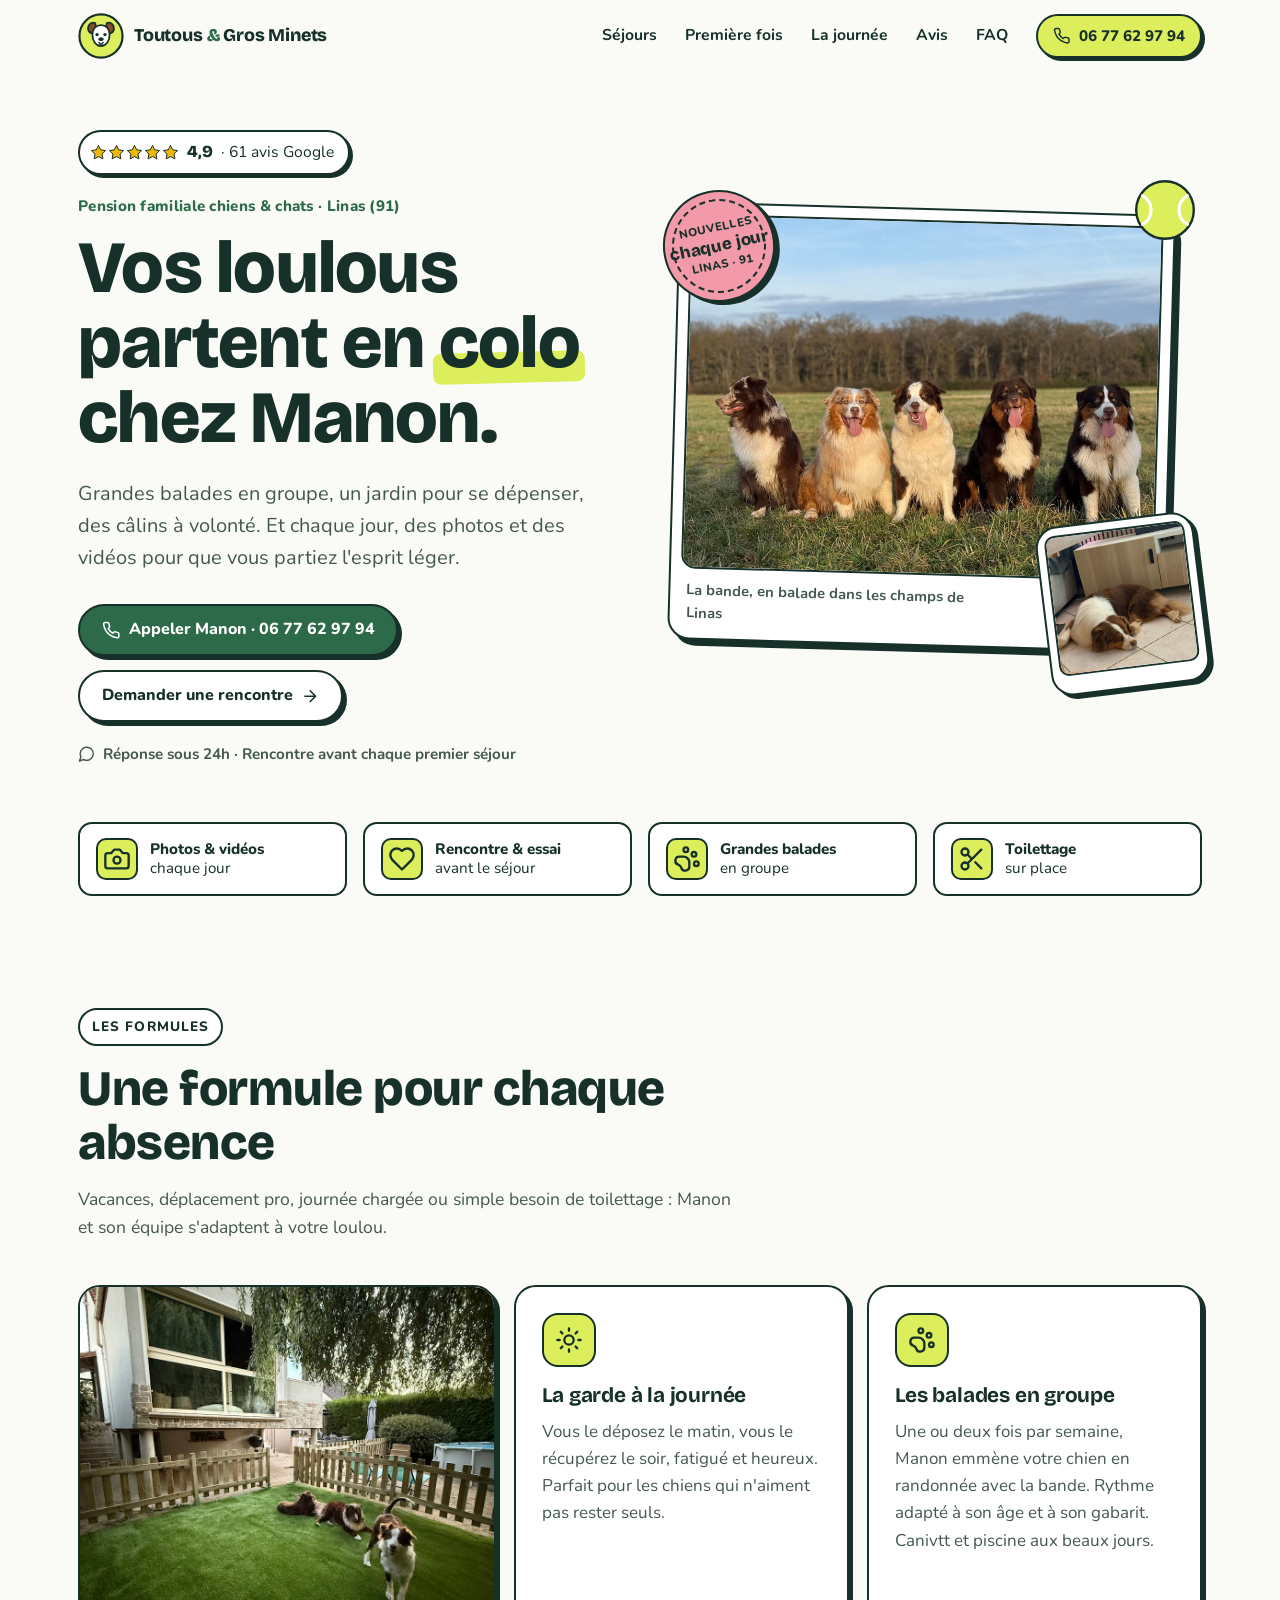
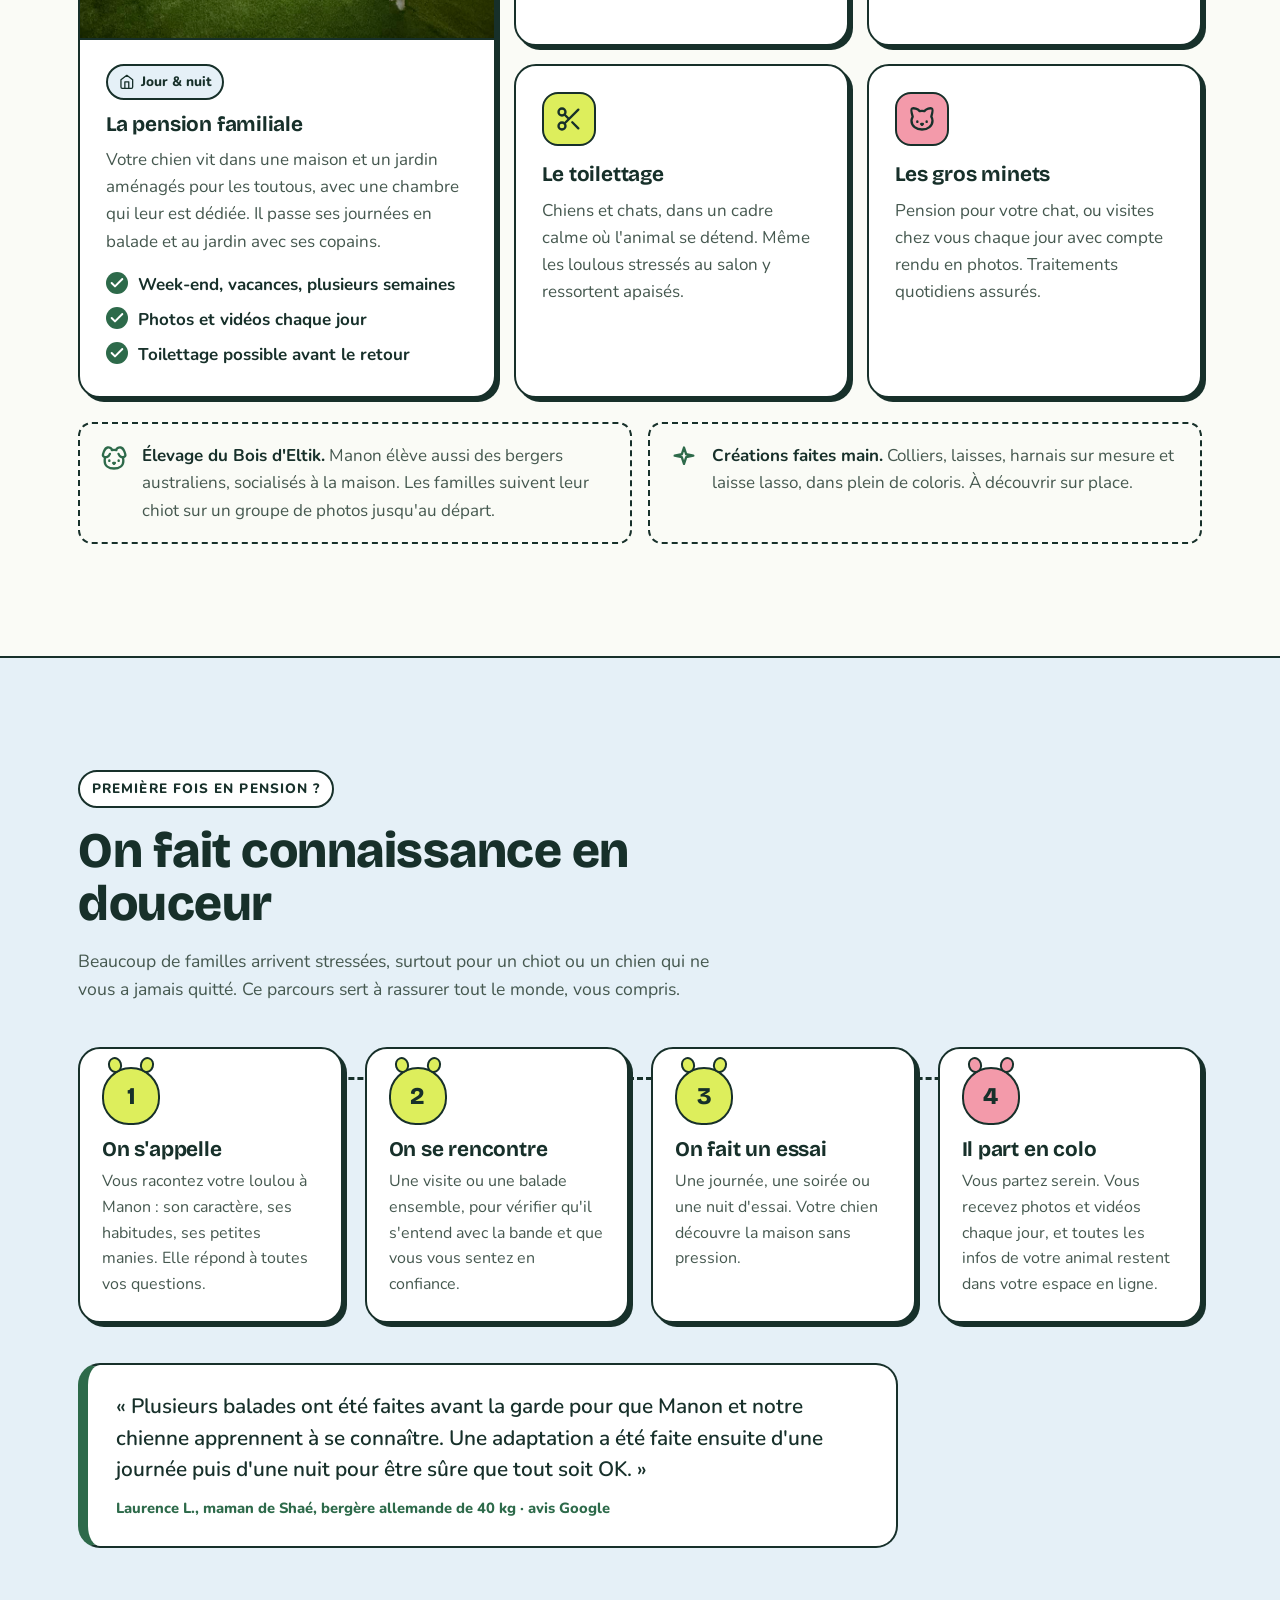
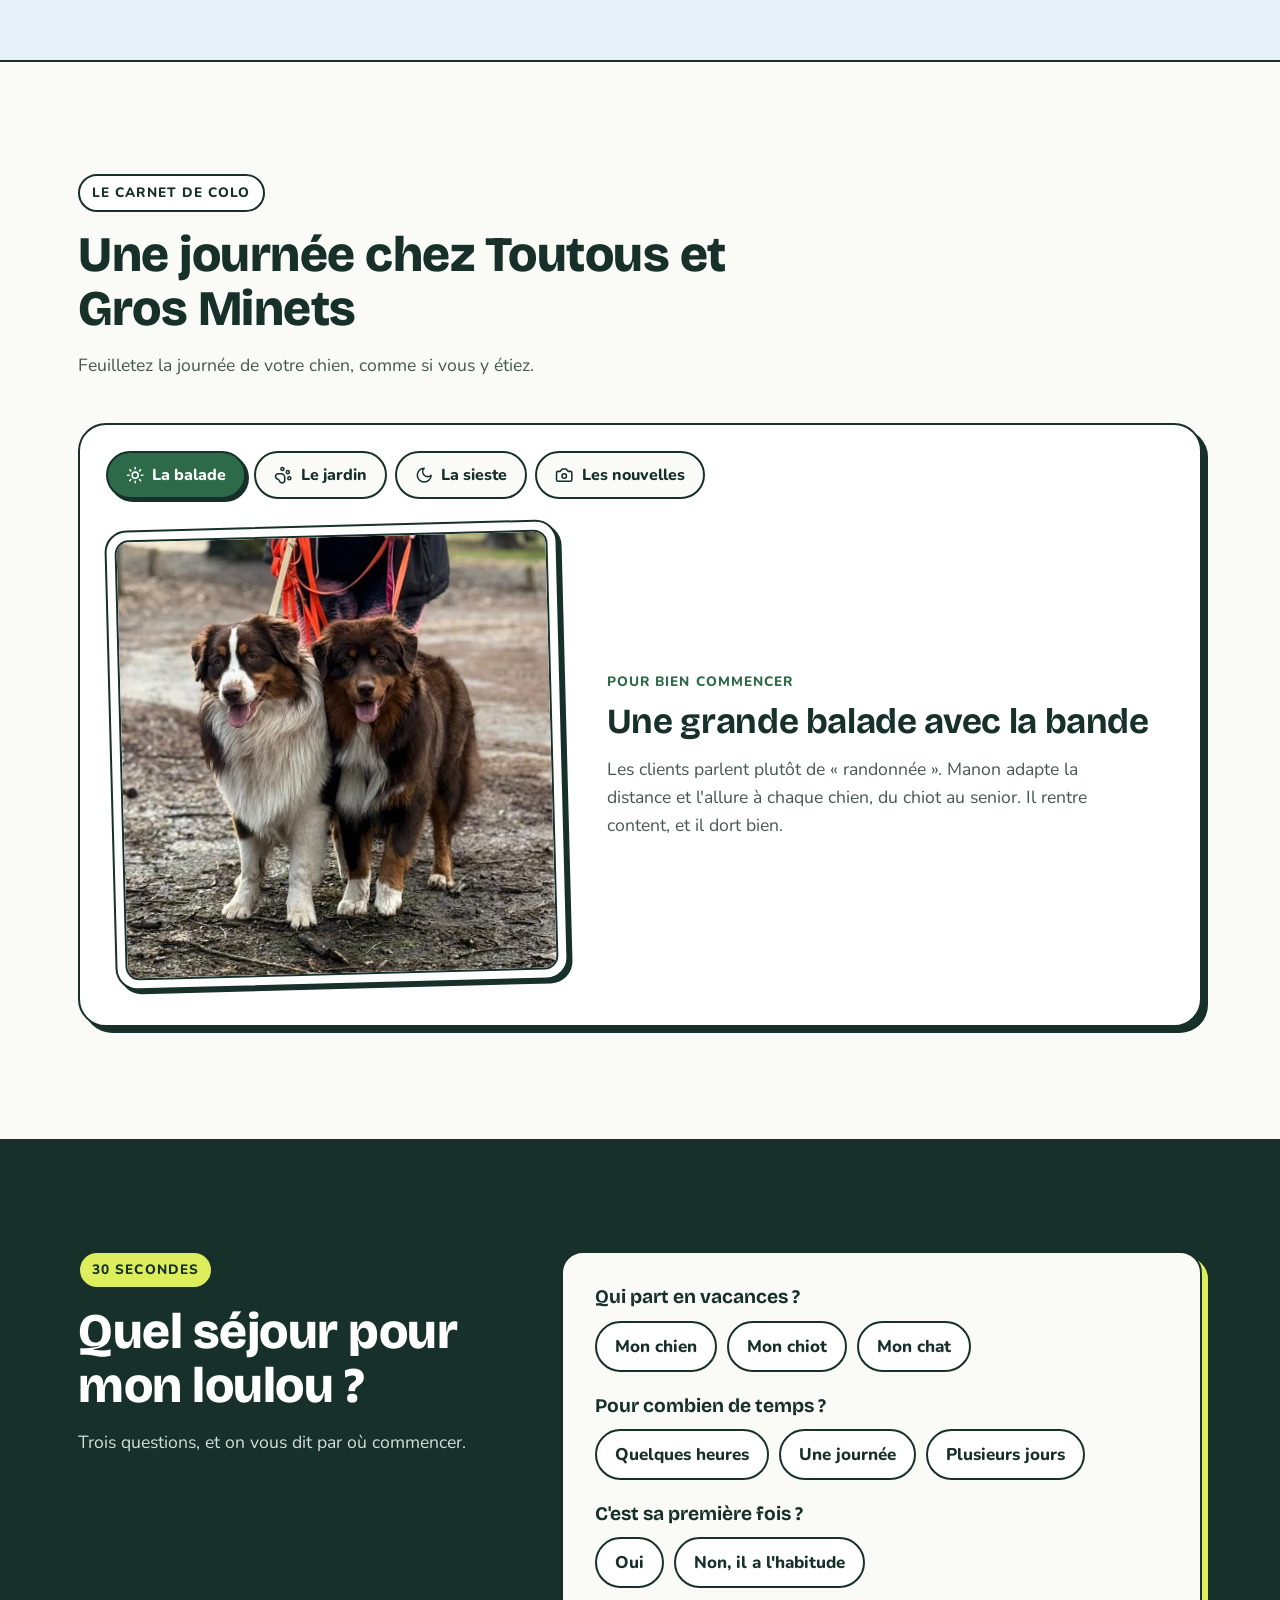
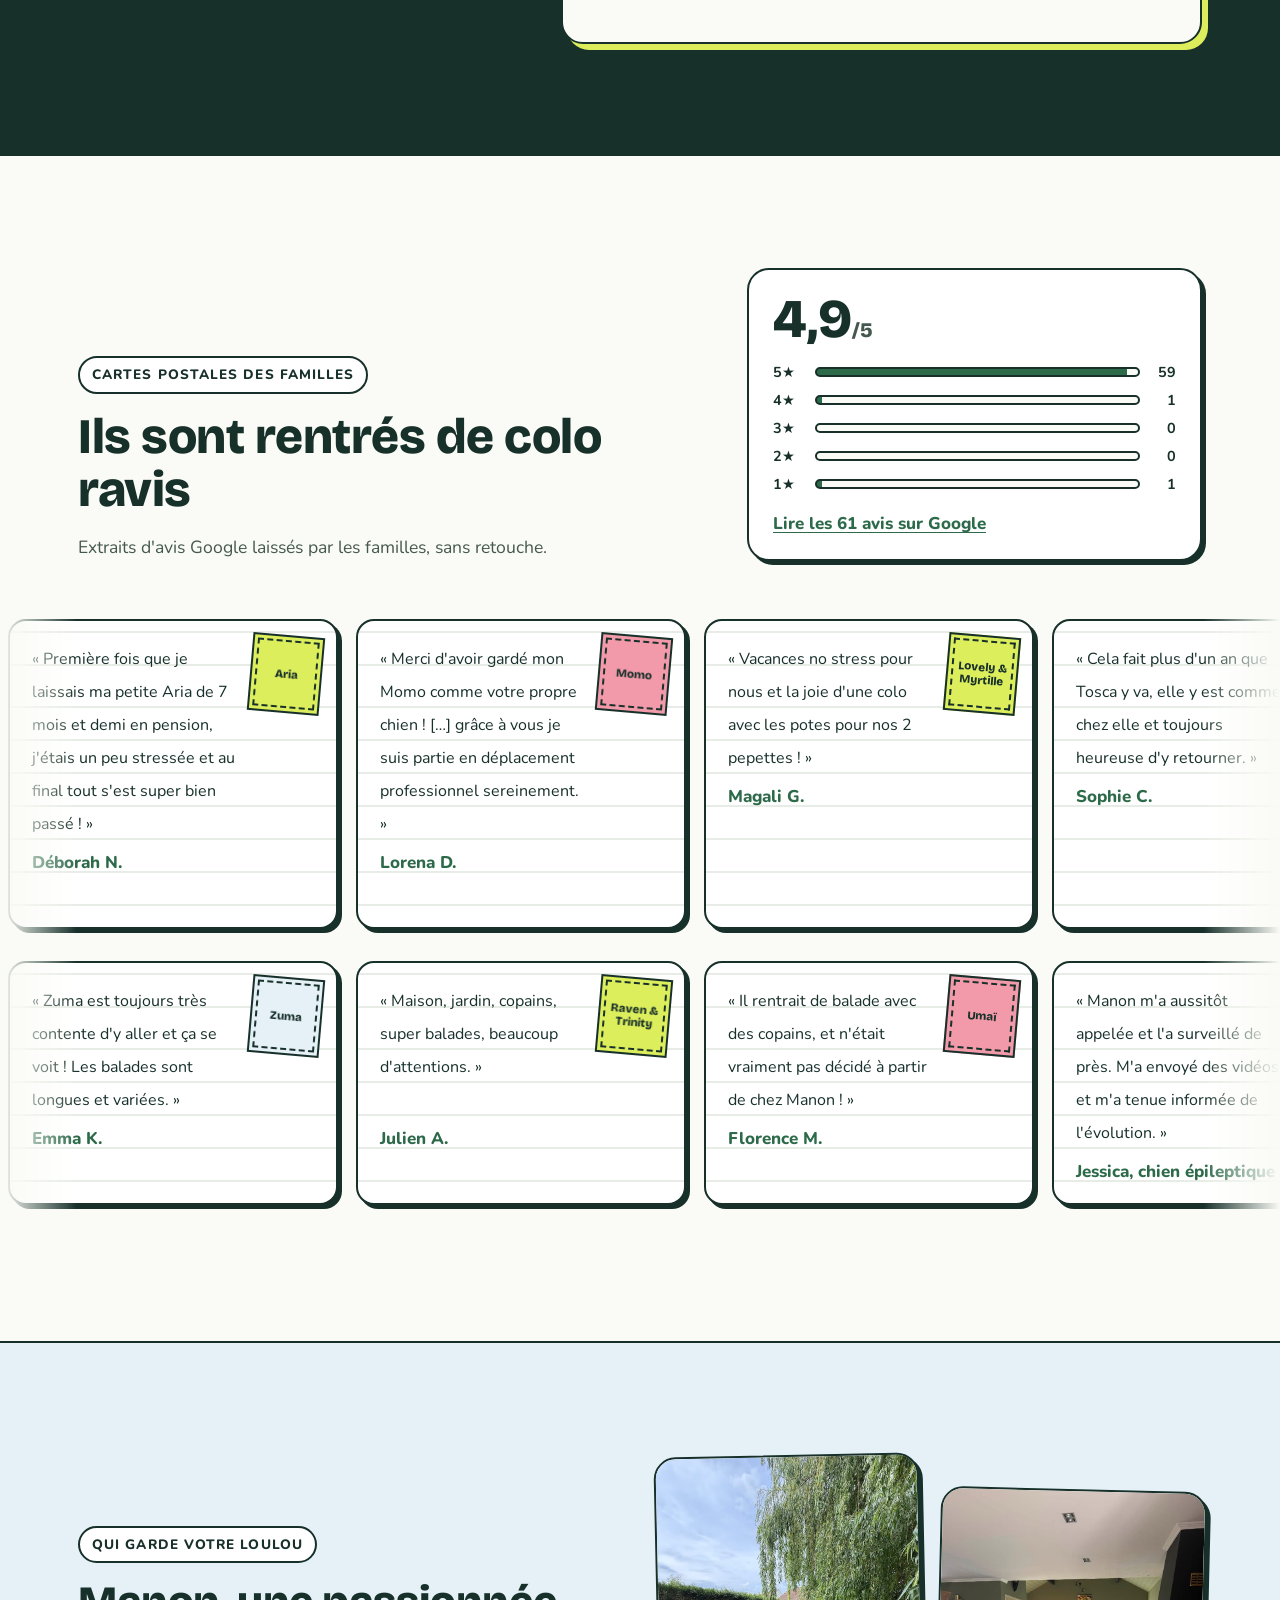
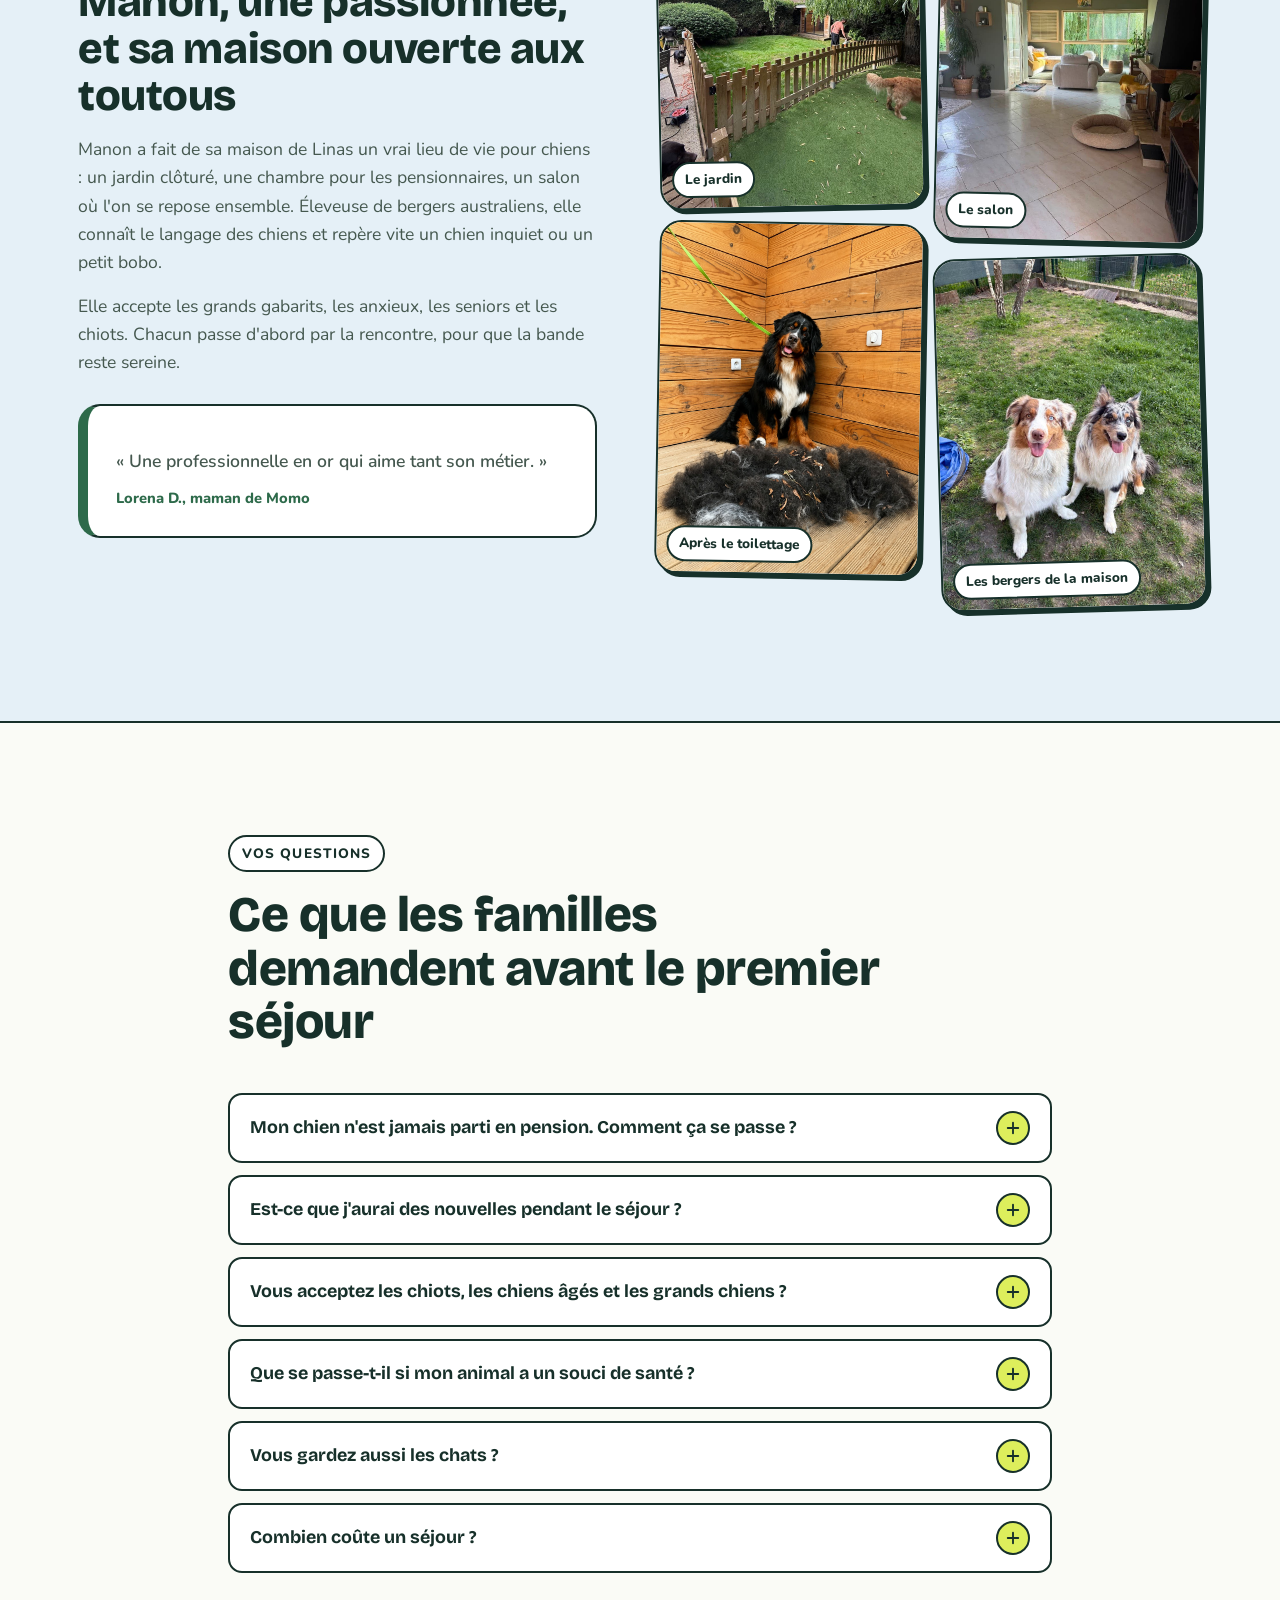
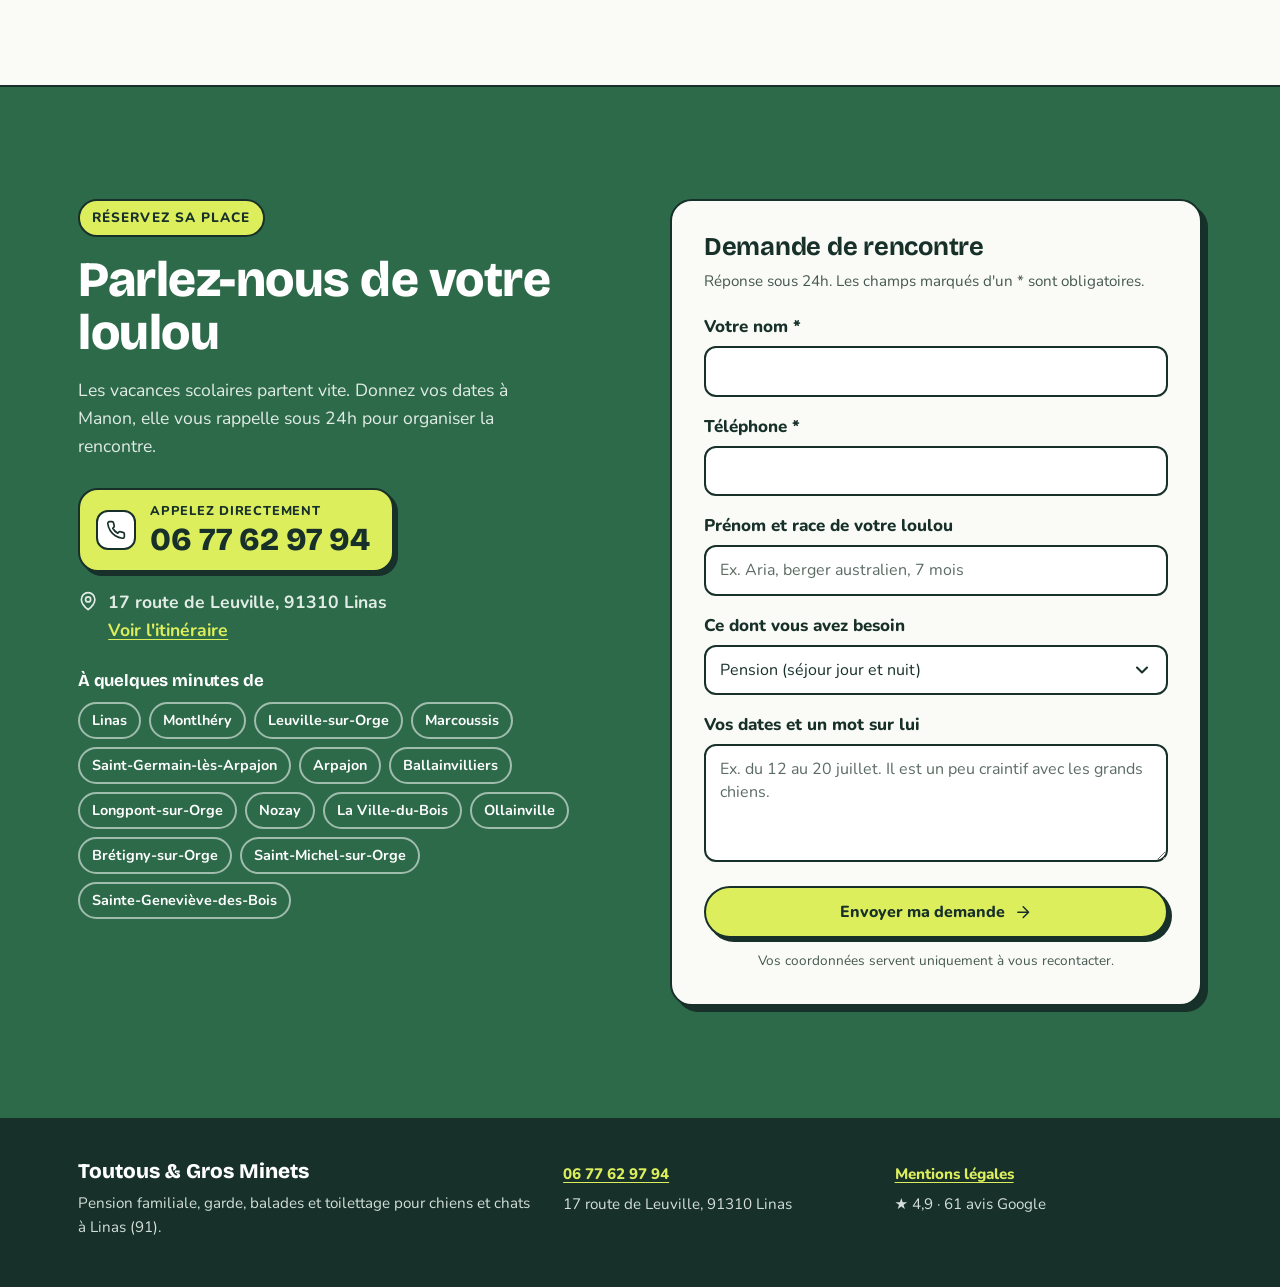
<file: index.html>
<!doctype html>
<html lang="fr">
<head>
<meta charset="UTF-8">
<meta name="viewport" content="width=device-width, initial-scale=1">
<title>Pension familiale chiens et chats à Linas (91) | Toutous et Gros Minets, photos chaque jour</title>
<meta name="description" content="Toutous et Gros Minets, pension familiale pour chiens et chats à Linas (91) : séjours, garde à la journée, balades en groupe, toilettage. Noté 4,9/5 sur 61 avis Google. Réponse sous 24h au 06 77 62 97 94.">
<meta name="theme-color" content="#2D6A4A">

<meta property="og:title" content="Toutous et Gros Minets, pension familiale à Linas">
<meta property="og:description" content="Balades en groupe, jardin, toilettage et photos chaque jour. Noté 4,9/5 sur 61 avis Google.">
<meta property="og:type" content="website">
<meta property="og:locale" content="fr_FR">
<meta property="og:url" content="https://znk-v.github.io/toutous-et-gros-minets/">
<meta property="og:image" content="https://znk-v.github.io/toutous-et-gros-minets/og-image.jpg">
<meta property="og:image:width" content="1200">
<meta property="og:image:height" content="630">
<meta property="og:image:alt" content="Cinq bergers australiens assis dans un champ, pension Toutous et Gros Minets à Linas">
<meta name="twitter:card" content="summary_large_image">
<link rel="canonical" href="https://znk-v.github.io/toutous-et-gros-minets/">

<link rel="icon" href="favicon.svg" type="image/svg+xml">
<link rel="apple-touch-icon" href="apple-touch-icon.png">

<link rel="preconnect" href="https://fonts.googleapis.com">
<link rel="preconnect" href="https://fonts.gstatic.com" crossorigin>
<link href="https://fonts.googleapis.com/css2?family=Bricolage+Grotesque:opsz,wght@12..96,600;12..96,700;12..96,800&family=Nunito:wght@400;600;700;800&display=swap" rel="stylesheet">
<link rel="preload" as="image" href="img/hero-bergers.jpg">
<link rel="stylesheet" href="styles.css">

<script type="application/ld+json">
{
  "@context":"https://schema.org",
  "@type":"LocalBusiness",
  "name":"Toutous et Gros Minets",
  "description":"Pension familiale pour chiens et chats, garde à la journée, balades en groupe et toilettage à Linas (91).",
  "url":"https://znk-v.github.io/toutous-et-gros-minets/",
  "telephone":"+33677629794",
  "image":"https://znk-v.github.io/toutous-et-gros-minets/og-image.jpg",
  "address":{"@type":"PostalAddress","streetAddress":"17 route de Leuville","addressLocality":"Linas","postalCode":"91310","addressRegion":"Essonne","addressCountry":"FR"},
  "geo":{"@type":"GeoCoordinates","latitude":48.6261722,"longitude":2.2658618},
  "hasMap":"https://maps.app.goo.gl/bkon3qMHVnHHBgi46",
  "aggregateRating":{"@type":"AggregateRating","ratingValue":"4.9","reviewCount":"61","bestRating":"5"},
  "areaServed":["Linas","Montlhéry","Leuville-sur-Orge","Marcoussis","Saint-Germain-lès-Arpajon","Arpajon","Ballainvilliers","Longpont-sur-Orge","Nozay","La Ville-du-Bois","Ollainville","Brétigny-sur-Orge","Saint-Michel-sur-Orge","Sainte-Geneviève-des-Bois"],
  "hasOfferCatalog":{
    "@type":"OfferCatalog",
    "name":"Prestations",
    "itemListElement":[
      {"@type":"Offer","itemOffered":{"@type":"Service","name":"Pension canine familiale","description":"Séjours jour et nuit dans une maison et un jardin aménagés pour les chiens, avec photos et vidéos chaque jour."}},
      {"@type":"Offer","itemOffered":{"@type":"Service","name":"Garde à la journée","description":"Une journée de balades, de jeux et de copains, retour le soir."}},
      {"@type":"Offer","itemOffered":{"@type":"Service","name":"Balades en groupe","description":"Grandes balades encadrées avec d'autres chiens, adaptées à l'âge et au gabarit."}},
      {"@type":"Offer","itemOffered":{"@type":"Service","name":"Toilettage chiens et chats","description":"Toilettage dans un environnement calme, pendant ou en dehors d'un séjour."}},
      {"@type":"Offer","itemOffered":{"@type":"Service","name":"Garde de chats","description":"Pension pour chats ou visites à domicile, suivi des traitements."}}
    ]
  }
}
</script>
<script type="application/ld+json">
{
  "@context":"https://schema.org",
  "@type":"FAQPage",
  "mainEntity":[
    {"@type":"Question","name":"Mon chien n'est jamais parti en pension. Comment ça se passe ?","acceptedAnswer":{"@type":"Answer","text":"On avance à son rythme. Manon vous rencontre d'abord, souvent autour d'une balade, pour vérifier qu'il s'entend avec le groupe. Il fait ensuite une journée ou une nuit d'essai. Le séjour long vient après, quand tout le monde est rassuré."}},
    {"@type":"Question","name":"Est-ce que j'aurai des nouvelles pendant le séjour ?","acceptedAnswer":{"@type":"Answer","text":"Oui, chaque jour. Manon envoie des photos et des vidéos des balades, des jeux et des siestes. Vous pouvez aussi lui écrire à tout moment."}},
    {"@type":"Question","name":"Vous acceptez les chiots, les chiens âgés et les grands chiens ?","acceptedAnswer":{"@type":"Answer","text":"Oui. La pension a accueilli des chiots de 4 mois, des chiennes de 12 ans, des huskys, un chien loup et une bergère allemande de 40 kg. Chaque chien passe par la rencontre préalable, et les balades suivent son âge et son gabarit."}},
    {"@type":"Question","name":"Que se passe-t-il si mon animal a un souci de santé ?","acceptedAnswer":{"@type":"Answer","text":"Manon vous prévient tout de suite et l'emmène chez le vétérinaire si besoin. Elle assure aussi les traitements quotidiens, par exemple pour un chat diabétique ou un chien épileptique."}},
    {"@type":"Question","name":"Vous gardez aussi les chats ?","acceptedAnswer":{"@type":"Answer","text":"Oui, ce sont les gros minets. Votre chat peut séjourner à la pension, ou Manon peut passer chez vous chaque jour pour le nourrir, le câliner et vous envoyer un compte rendu en photos."}},
    {"@type":"Question","name":"Combien coûte un séjour ?","acceptedAnswer":{"@type":"Answer","text":"Le tarif dépend de la durée et des prestations choisies, comme le toilettage. Appelez Manon au 06 77 62 97 94 ou laissez un message avec vos dates : elle vous répond sous 24h."}}
  ]
}
</script>
</head>
<body>
<a class="skip" href="#main">Aller au contenu</a>

<svg width="0" height="0" style="position:absolute" aria-hidden="true">
  <symbol id="i-phone" viewBox="0 0 24 24"><path d="M22 16.92v3a2 2 0 0 1-2.18 2 19.79 19.79 0 0 1-8.63-3.07 19.5 19.5 0 0 1-6-6 19.79 19.79 0 0 1-3.07-8.67A2 2 0 0 1 4.11 2h3a2 2 0 0 1 2 1.72 12.84 12.84 0 0 0 .7 2.81 2 2 0 0 1-.45 2.11L8.09 9.91a16 16 0 0 0 6 6l1.27-1.27a2 2 0 0 1 2.11-.45 12.84 12.84 0 0 0 2.81.7A2 2 0 0 1 22 16.92z"/></symbol>
  <symbol id="i-camera" viewBox="0 0 24 24"><path d="M14.5 4h-5L7 7H4a2 2 0 0 0-2 2v9a2 2 0 0 0 2 2h16a2 2 0 0 0 2-2V9a2 2 0 0 0-2-2h-3l-2.5-3z"/><circle cx="12" cy="13" r="3"/></symbol>
  <symbol id="i-heart" viewBox="0 0 24 24"><path d="M19 14c1.49-1.46 3-3.21 3-5.5A5.5 5.5 0 0 0 16.5 3c-1.76 0-3 .5-4.5 2-1.5-1.5-2.74-2-4.5-2A5.5 5.5 0 0 0 2 8.5c0 2.3 1.5 4.05 3 5.5l7 7Z"/></symbol>
  <symbol id="i-scissors" viewBox="0 0 24 24"><circle cx="6" cy="6" r="3"/><path d="M8.12 8.12 12 12M20 4 8.12 15.88"/><circle cx="6" cy="18" r="3"/><path d="M14.8 14.8 20 20"/></symbol>
  <symbol id="i-pin" viewBox="0 0 24 24"><path d="M20 10c0 6-8 12-8 12s-8-6-8-12a8 8 0 0 1 16 0Z"/><circle cx="12" cy="10" r="3"/></symbol>
  <symbol id="i-home" viewBox="0 0 24 24"><path d="m3 9 9-7 9 7v11a2 2 0 0 1-2 2H5a2 2 0 0 1-2-2z"/><path d="M9 22V12h6v10"/></symbol>
  <symbol id="i-sun" viewBox="0 0 24 24"><circle cx="12" cy="12" r="4"/><path d="M12 2v2M12 20v2M4.93 4.93l1.41 1.41M17.66 17.66l1.41 1.41M2 12h2M20 12h2M6.34 17.66l-1.41 1.41M19.07 4.93l-1.41 1.41"/></symbol>
  <symbol id="i-moon" viewBox="0 0 24 24"><path d="M12 3a6 6 0 0 0 9 9 9 9 0 1 1-9-9Z"/></symbol>
  <symbol id="i-msg" viewBox="0 0 24 24"><path d="M7.9 20A9 9 0 1 0 4 16.1L2 22Z"/></symbol>
  <symbol id="i-shield" viewBox="0 0 24 24"><path d="M20 13c0 5-3.5 7.5-7.66 8.95a1 1 0 0 1-.67-.01C7.5 20.5 4 18 4 13V6a1 1 0 0 1 1-1c2 0 4.5-1.2 6.24-2.72a1.17 1.17 0 0 1 1.52 0C14.51 3.81 17 5 19 5a1 1 0 0 1 1 1z"/><path d="m9 12 2 2 4-4"/></symbol>
  <symbol id="i-paw" viewBox="0 0 24 24"><circle cx="11" cy="4" r="2"/><circle cx="18" cy="8" r="2"/><circle cx="20" cy="16" r="2"/><path d="M9 10a5 5 0 0 1 5 5v3.5a3.5 3.5 0 0 1-6.84 1.045Q6.52 17.48 4.46 16.84A3.5 3.5 0 0 1 5.5 10Z"/></symbol>
  <symbol id="i-cat" viewBox="0 0 24 24"><path d="M12 5c.67 0 1.35.09 2 .26 1.78-2 5.03-2.84 6.42-2.26 1.4.58-.42 7-.42 7 .57 1.07 1 2.24 1 3.44C21 17.9 16.97 21 12 21s-9-3-9-7.56c0-1.25.5-2.4 1-3.44 0 0-1.89-6.42-.5-7 1.39-.58 4.72.23 6.5 2.23A9.04 9.04 0 0 1 12 5Z"/><path d="M8 14v.5M16 14v.5M11.25 16.25h1.5L12 17l-.75-.75Z"/></symbol>
  <symbol id="i-dog" viewBox="0 0 24 24"><path d="M11.25 16.25h1.5L12 17zM16 14v.5M8 14v.5"/><path d="M4.42 11.247A13.152 13.152 0 0 0 4 14.556C4 18.728 7.582 21 12 21s8-2.272 8-6.444a11.702 11.702 0 0 0-.493-3.309"/><path d="M8.5 8.5c-.384 1.05-1.083 2.028-2.344 2.5-1.931.722-3.576-.297-3.656-1-.113-.994 1.177-6.53 4-7 1.923-.321 3.651.845 3.651 2.235A7.497 7.497 0 0 1 14 5.277c0-1.39 1.844-2.598 3.767-2.277 2.823.47 4.113 6.006 4 7-.08.703-1.725 1.722-3.656 1-1.261-.472-1.855-1.45-2.239-2.5"/></symbol>
  <symbol id="i-calendar" viewBox="0 0 24 24"><rect x="3" y="4" width="18" height="18" rx="2"/><path d="M16 2v4M8 2v4M3 10h18"/></symbol>
  <symbol id="i-arrow" viewBox="0 0 24 24"><path d="M5 12h14M12 5l7 7-7 7"/></symbol>
  <symbol id="i-check" viewBox="0 0 24 24"><path d="M20 6 9 17l-5-5"/></symbol>
  <symbol id="i-spark" viewBox="0 0 24 24"><path d="M12 3l1.9 5.8L20 10l-6.1 1.2L12 17l-1.9-5.8L4 10l6.1-1.2z"/></symbol>
  <symbol id="i-plus" viewBox="0 0 24 24"><path d="M12 5v14M5 12h14"/></symbol>
  <symbol id="i-star" viewBox="0 0 24 24"><path d="M12 2l3.09 6.26L22 9.27l-5 4.87 1.18 6.88L12 17.77l-6.18 3.25L7 14.14 2 9.27l6.91-1.01z"/></symbol>
</svg>

<header class="top" id="top">
  <div class="wrap top__in">
    <a class="logo" href="#top" aria-label="Toutous et Gros Minets, retour en haut">
      <svg class="logo__mark" viewBox="0 0 64 64" aria-hidden="true">
        <circle cx="32" cy="32" r="30" fill="#DDEE5C" stroke="#17302A" stroke-width="3"/>
        <path d="M14 22c0-7 6-10 10-8l2 12c-4 4-11 3-12-4z" fill="#8A4B2A" stroke="#17302A" stroke-width="2.5" stroke-linejoin="round"/>
        <path d="M50 22c0-7-6-10-10-8l-2 12c4 4 11 3 12-4z" fill="#8A4B2A" stroke="#17302A" stroke-width="2.5" stroke-linejoin="round"/>
        <path d="M20 30c0-8 5-13 12-13s12 5 12 13c0 9-5 16-12 16s-12-7-12-16z" fill="#fff" stroke="#17302A" stroke-width="2.5"/>
        <circle cx="26.5" cy="30" r="2.3" fill="#17302A"/><circle cx="37.5" cy="30" r="2.3" fill="#17302A"/>
        <ellipse cx="32" cy="36.5" rx="3.6" ry="2.6" fill="#17302A"/>
        <path d="M29 41c1.5 2.5 4.5 2.5 6 0" fill="none" stroke="#17302A" stroke-width="2" stroke-linecap="round"/>
        <path d="M30.5 42.4c0 3 3 3 3 0" fill="#F39AAA" stroke="#17302A" stroke-width="1.6"/>
      </svg>
      <span class="logo__txt">Toutous <em>&amp;</em> Gros Minets</span>
    </a>
    <nav class="nav" aria-label="Navigation principale">
      <a href="#sejours">Séjours</a>
      <a href="#premiere-fois">Première fois</a>
      <a href="#journee">La journée</a>
      <a href="#avis">Avis</a>
      <a href="#faq">FAQ</a>
    </nav>
    <a class="btn btn--ball btn--sm top__call" href="tel:+33677629794" aria-label="Appeler Manon au 06 77 62 97 94">
      <svg class="ico" aria-hidden="true"><use href="#i-phone"/></svg>
      <span>06 77 62 97 94</span>
    </a>
  </div>
</header>

<main id="main">

<!-- HERO -->
<section class="hero">
  <div class="wrap hero__grid">
    <div class="hero__copy">
      <a class="rating" href="https://maps.app.goo.gl/bkon3qMHVnHHBgi46" target="_blank" rel="noopener">
        <span class="rating__stars" aria-hidden="true">
          <svg><use href="#i-star"/></svg><svg><use href="#i-star"/></svg><svg><use href="#i-star"/></svg><svg><use href="#i-star"/></svg><svg><use href="#i-star"/></svg>
        </span>
        <strong>4,9</strong><span>· 61 avis Google</span>
      </a>
      <h1>
        <span class="kicker">Pension familiale chiens &amp; chats · Linas (91)</span>
        Vos loulous partent en <span class="hl">colo</span> chez Manon.
      </h1>
      <p class="lead">Grandes balades en groupe, un jardin pour se dépenser, des câlins à volonté. Et chaque jour, des photos et des vidéos pour que vous partiez l'esprit léger.</p>
      <div class="hero__cta">
        <a class="btn btn--green" href="tel:+33677629794">
          <svg class="ico" aria-hidden="true"><use href="#i-phone"/></svg>
          Appeler Manon · 06 77 62 97 94
        </a>
        <a class="btn btn--ghost" href="#contact">
          Demander une rencontre
          <svg class="ico" aria-hidden="true"><use href="#i-arrow"/></svg>
        </a>
      </div>
      <p class="hero__note"><svg class="ico" aria-hidden="true"><use href="#i-msg"/></svg> Réponse sous 24h · Rencontre avant chaque premier séjour</p>
    </div>

    <div class="hero__visual">
      <figure class="polaroid polaroid--hero">
        <img src="img/hero-bergers.jpg" width="1600" height="1200" alt="Cinq bergers australiens assis côte à côte dans un champ, tirant la langue, pendant une balade de la pension" fetchpriority="high">
        <figcaption>La bande, en balade dans les champs de Linas</figcaption>
      </figure>
      <div class="stamp stamp--hero" aria-hidden="true">
        <span>Nouvelles</span><strong>chaque jour</strong><span>Linas · 91</span>
      </div>
      <figure class="polaroid polaroid--mini" aria-hidden="true">
        <img src="img/sieste.jpg" width="900" height="1200" alt="" loading="lazy">
      </figure>
      <svg class="ball" viewBox="0 0 80 80" aria-hidden="true"><circle cx="40" cy="40" r="36" fill="#DDEE5C" stroke="#17302A" stroke-width="3"/><path d="M12 22c14 8 14 28 0 36M68 22c-14 8-14 28 0 36" fill="none" stroke="#fff" stroke-width="4" stroke-linecap="round"/></svg>
    </div>
  </div>

  <ul class="trust wrap" aria-label="Nos engagements">
    <li><svg class="ico" aria-hidden="true"><use href="#i-camera"/></svg><span><strong>Photos &amp; vidéos</strong> chaque jour</span></li>
    <li><svg class="ico" aria-hidden="true"><use href="#i-heart"/></svg><span><strong>Rencontre &amp; essai</strong> avant le séjour</span></li>
    <li><svg class="ico" aria-hidden="true"><use href="#i-paw"/></svg><span><strong>Grandes balades</strong> en groupe</span></li>
    <li><svg class="ico" aria-hidden="true"><use href="#i-scissors"/></svg><span><strong>Toilettage</strong> sur place</span></li>
  </ul>
</section>

<!-- SEJOURS -->
<section class="section" id="sejours" aria-labelledby="sejours-t">
  <div class="wrap">
    <header class="sec-head">
      <p class="eyebrow">Les formules</p>
      <h2 id="sejours-t">Une formule pour chaque absence</h2>
      <p>Vacances, déplacement pro, journée chargée ou simple besoin de toilettage : Manon et son équipe s'adaptent à votre loulou.</p>
    </header>

    <div class="cards">
      <article class="card card--big">
        <div class="card__img"><img src="img/maison-jardin.jpg" width="900" height="1200" alt="La maison de la pension avec son jardin clôturé, deux chiens jouent sur la pelouse" loading="lazy"></div>
        <div class="card__body">
          <span class="chip"><svg class="ico" aria-hidden="true"><use href="#i-home"/></svg>Jour &amp; nuit</span>
          <h3>La pension familiale</h3>
          <p>Votre chien vit dans une maison et un jardin aménagés pour les toutous, avec une chambre qui leur est dédiée. Il passe ses journées en balade et au jardin avec ses copains.</p>
          <ul class="ticks">
            <li><svg aria-hidden="true"><use href="#i-check"/></svg>Week-end, vacances, plusieurs semaines</li>
            <li><svg aria-hidden="true"><use href="#i-check"/></svg>Photos et vidéos chaque jour</li>
            <li><svg aria-hidden="true"><use href="#i-check"/></svg>Toilettage possible avant le retour</li>
          </ul>
        </div>
      </article>

      <article class="card">
        <span class="card__ico" aria-hidden="true"><svg><use href="#i-sun"/></svg></span>
        <h3>La garde à la journée</h3>
        <p>Vous le déposez le matin, vous le récupérez le soir, fatigué et heureux. Parfait pour les chiens qui n'aiment pas rester seuls.</p>
      </article>

      <article class="card">
        <span class="card__ico" aria-hidden="true"><svg><use href="#i-paw"/></svg></span>
        <h3>Les balades en groupe</h3>
        <p>Une ou deux fois par semaine, Manon emmène votre chien en randonnée avec la bande. Rythme adapté à son âge et à son gabarit. Canivtt et piscine aux beaux jours.</p>
      </article>

      <article class="card">
        <span class="card__ico" aria-hidden="true"><svg><use href="#i-scissors"/></svg></span>
        <h3>Le toilettage</h3>
        <p>Chiens et chats, dans un cadre calme où l'animal se détend. Même les loulous stressés au salon y ressortent apaisés.</p>
      </article>

      <article class="card card--cat">
        <span class="card__ico" aria-hidden="true"><svg><use href="#i-cat"/></svg></span>
        <h3>Les gros minets</h3>
        <p>Pension pour votre chat, ou visites chez vous chaque jour avec compte rendu en photos. Traitements quotidiens assurés.</p>
      </article>
    </div>

    <aside class="extra">
      <div class="extra__item">
        <svg class="ico" aria-hidden="true"><use href="#i-dog"/></svg>
        <p><strong>Élevage du Bois d'Eltik.</strong> Manon élève aussi des bergers australiens, socialisés à la maison. Les familles suivent leur chiot sur un groupe de photos jusqu'au départ.</p>
      </div>
      <div class="extra__item">
        <svg class="ico" aria-hidden="true"><use href="#i-spark"/></svg>
        <p><strong>Créations faites main.</strong> Colliers, laisses, harnais sur mesure et laisse lasso, dans plein de coloris. À découvrir sur place.</p>
      </div>
    </aside>
  </div>
</section>

<!-- PREMIERE FOIS -->
<section class="section section--sky" id="premiere-fois" aria-labelledby="pf-t">
  <div class="wrap">
    <header class="sec-head">
      <p class="eyebrow">Première fois en pension ?</p>
      <h2 id="pf-t">On fait connaissance en douceur</h2>
      <p>Beaucoup de familles arrivent stressées, surtout pour un chiot ou un chien qui ne vous a jamais quitté. Ce parcours sert à rassurer tout le monde, vous compris.</p>
    </header>

    <ol class="path">
      <li class="path__step">
        <span class="path__n" aria-hidden="true">1</span>
        <h3>On s'appelle</h3>
        <p>Vous racontez votre loulou à Manon : son caractère, ses habitudes, ses petites manies. Elle répond à toutes vos questions.</p>
      </li>
      <li class="path__step">
        <span class="path__n" aria-hidden="true">2</span>
        <h3>On se rencontre</h3>
        <p>Une visite ou une balade ensemble, pour vérifier qu'il s'entend avec la bande et que vous vous sentez en confiance.</p>
      </li>
      <li class="path__step">
        <span class="path__n" aria-hidden="true">3</span>
        <h3>On fait un essai</h3>
        <p>Une journée, une soirée ou une nuit d'essai. Votre chien découvre la maison sans pression.</p>
      </li>
      <li class="path__step">
        <span class="path__n" aria-hidden="true">4</span>
        <h3>Il part en colo</h3>
        <p>Vous partez serein. Vous recevez photos et vidéos chaque jour, et toutes les infos de votre animal restent dans votre espace en ligne.</p>
      </li>
    </ol>

    <blockquote class="quote">
      <p>« Plusieurs balades ont été faites avant la garde pour que Manon et notre chienne apprennent à se connaître. Une adaptation a été faite ensuite d'une journée puis d'une nuit pour être sûre que tout soit OK. »</p>
      <footer>Laurence L., maman de Shaé, bergère allemande de 40 kg · avis Google</footer>
    </blockquote>
  </div>
</section>

<!-- JOURNEE -->
<section class="section" id="journee" aria-labelledby="j-t">
  <div class="wrap">
    <header class="sec-head">
      <p class="eyebrow">Le carnet de colo</p>
      <h2 id="j-t">Une journée chez Toutous et Gros Minets</h2>
      <p>Feuilletez la journée de votre chien, comme si vous y étiez.</p>
    </header>

    <div class="diary" data-diary>
      <div class="diary__tabs" role="tablist" aria-label="Moments de la journée">
        <button role="tab" id="t-1" aria-controls="p-1" aria-selected="true"><svg class="ico" aria-hidden="true"><use href="#i-sun"/></svg>La balade</button>
        <button role="tab" id="t-2" aria-controls="p-2" aria-selected="false" tabindex="-1"><svg class="ico" aria-hidden="true"><use href="#i-paw"/></svg>Le jardin</button>
        <button role="tab" id="t-3" aria-controls="p-3" aria-selected="false" tabindex="-1"><svg class="ico" aria-hidden="true"><use href="#i-moon"/></svg>La sieste</button>
        <button role="tab" id="t-4" aria-controls="p-4" aria-selected="false" tabindex="-1"><svg class="ico" aria-hidden="true"><use href="#i-camera"/></svg>Les nouvelles</button>
      </div>

      <div class="diary__panel" role="tabpanel" id="p-1" aria-labelledby="t-1">
        <figure class="polaroid"><img src="img/balade-laisse.jpg" width="910" height="1200" alt="Deux bergers australiens en laisse sur un chemin boueux pendant une balade" loading="lazy"></figure>
        <div class="diary__txt">
          <p class="diary__tag">Pour bien commencer</p>
          <h3>Une grande balade avec la bande</h3>
          <p>Les clients parlent plutôt de « randonnée ». Manon adapte la distance et l'allure à chaque chien, du chiot au senior. Il rentre content, et il dort bien.</p>
        </div>
      </div>
      <div class="diary__panel" role="tabpanel" id="p-2" aria-labelledby="t-2" hidden>
        <figure class="polaroid"><img src="img/copains-course.jpg" width="900" height="1200" alt="Un labrador noir, un bouledogue français et un berger australien courent ensemble dans l'herbe" loading="lazy"></figure>
        <div class="diary__txt">
          <p class="diary__tag">Entre copains</p>
          <h3>Jeux au jardin et piscine l'été</h3>
          <p>Le jardin clôturé sert de terrain de jeu. Les chiens courent, se poursuivent, se reposent à l'ombre du saule. Aux beaux jours, la piscine fait des heureux.</p>
        </div>
      </div>
      <div class="diary__panel" role="tabpanel" id="p-3" aria-labelledby="t-3" hidden>
        <figure class="polaroid"><img src="img/sieste.jpg" width="900" height="1200" alt="Un berger australien rouge et blanc dort paisiblement sur le carrelage de la maison" loading="lazy"></figure>
        <div class="diary__txt">
          <p class="diary__tag">Repos bien mérité</p>
          <h3>La sieste à la maison</h3>
          <p>Après les efforts, retour au calme dans la maison. Panier, câlins, papouilles. Votre chien vit au rythme d'une famille, au milieu de ses humains.</p>
        </div>
      </div>
      <div class="diary__panel" role="tabpanel" id="p-4" aria-labelledby="t-4" hidden>
        <figure class="polaroid"><img src="img/balade-champ.jpg" width="1200" height="900" alt="Deux chiens courent dans un grand champ pendant une balade de la pension" loading="lazy"></figure>
        <div class="diary__txt">
          <p class="diary__tag">Pour vous</p>
          <h3>Photos et vidéos, tous les jours</h3>
          <p>Balades, câlins et même les bêtises : Manon vous envoie des nouvelles chaque jour. Une question ? Vous lui écrivez, elle répond.</p>
        </div>
      </div>
    </div>
  </div>
</section>

<!-- QUIZ -->
<section class="section section--ink" id="quiz" aria-labelledby="q-t">
  <div class="wrap quiz">
    <div class="quiz__head">
      <p class="eyebrow eyebrow--ball">30 secondes</p>
      <h2 id="q-t">Quel séjour pour mon loulou ?</h2>
      <p>Trois questions, et on vous dit par où commencer.</p>
    </div>

    <form class="quiz__card" data-quiz>
      <fieldset>
        <legend>Qui part en vacances ?</legend>
        <div class="opts">
          <label><input type="radio" name="who" value="chien" required><span>Mon chien</span></label>
          <label><input type="radio" name="who" value="chiot"><span>Mon chiot</span></label>
          <label><input type="radio" name="who" value="chat"><span>Mon chat</span></label>
        </div>
      </fieldset>
      <fieldset>
        <legend>Pour combien de temps ?</legend>
        <div class="opts">
          <label><input type="radio" name="time" value="heures" required><span>Quelques heures</span></label>
          <label><input type="radio" name="time" value="jour"><span>Une journée</span></label>
          <label><input type="radio" name="time" value="sejour"><span>Plusieurs jours</span></label>
        </div>
      </fieldset>
      <fieldset>
        <legend>C'est sa première fois ?</legend>
        <div class="opts">
          <label><input type="radio" name="first" value="oui" required><span>Oui</span></label>
          <label><input type="radio" name="first" value="non"><span>Non, il a l'habitude</span></label>
        </div>
      </fieldset>

      <div class="quiz__result" aria-live="polite" hidden>
        <p class="quiz__label">Notre conseil</p>
        <h3 data-r-title></h3>
        <p data-r-text></p>
        <a class="btn btn--ball" href="#contact" data-r-cta>Demander à Manon <svg class="ico" aria-hidden="true"><use href="#i-arrow"/></svg></a>
      </div>
    </form>
  </div>
</section>

<!-- AVIS -->
<section class="section" id="avis" aria-labelledby="a-t">
  <div class="wrap">
    <header class="sec-head sec-head--row">
      <div>
        <p class="eyebrow">Cartes postales des familles</p>
        <h2 id="a-t">Ils sont rentrés de colo ravis</h2>
        <p>Extraits d'avis Google laissés par les familles, sans retouche.</p>
      </div>
      <div class="score">
        <p class="score__big">4,9<small>/5</small></p>
        <div class="score__bars" aria-label="Répartition des 61 avis : 59 à cinq étoiles, 1 à quatre étoiles, 1 à une étoile">
          <div><span>5★</span><i style="--w:96.7%"></i><b>59</b></div>
          <div><span>4★</span><i style="--w:1.6%"></i><b>1</b></div>
          <div><span>3★</span><i style="--w:0%"></i><b>0</b></div>
          <div><span>2★</span><i style="--w:0%"></i><b>0</b></div>
          <div><span>1★</span><i style="--w:1.6%"></i><b>1</b></div>
        </div>
        <a class="link" href="https://maps.app.goo.gl/bkon3qMHVnHHBgi46" target="_blank" rel="noopener">Lire les 61 avis sur Google</a>
      </div>
    </header>
  </div>

  <div class="marquee" data-marquee>
    <div class="marquee__row">
      <div class="marquee__track">
        <article class="postcard"><span class="postcard__stamp">Aria</span><p>« Première fois que je laissais ma petite Aria de 7 mois et demi en pension, j'étais un peu stressée et au final tout s'est super bien passé ! »</p><footer>Déborah N.</footer></article>
        <article class="postcard postcard--pink"><span class="postcard__stamp">Momo</span><p>« Merci d'avoir gardé mon Momo comme votre propre chien ! […] grâce à vous je suis partie en déplacement professionnel sereinement. »</p><footer>Lorena D.</footer></article>
        <article class="postcard"><span class="postcard__stamp">Lovely &amp; Myrtille</span><p>« Vacances no stress pour nous et la joie d'une colo avec les potes pour nos 2 pepettes ! »</p><footer>Magali G.</footer></article>
        <article class="postcard postcard--sky"><span class="postcard__stamp">Tosca</span><p>« Cela fait plus d'un an que Tosca y va, elle y est comme chez elle et toujours heureuse d'y retourner. »</p><footer>Sophie C.</footer></article>
        <article class="postcard"><span class="postcard__stamp">Le chiot</span><p>« Manon a également détecté un petit souci de santé sur notre chiot que nous n'avions pas remarqué. Elle a fait preuve de réactivité et de professionnalisme. »</p><footer>Caroline B.</footer></article>
        <article class="postcard postcard--pink"><span class="postcard__stamp">Arya</span><p>« Elle a découvert des activités comme le canivtt et a été promenée quotidiennement avec de nombreux chiens. »</p><footer>Charlene B.</footer></article>
        <article class="postcard"><span class="postcard__stamp">Le minou</span><p>« Pleinement satisfaits de la bienveillance de Manon qui a prodigué pendant 2 semaines les soins journaliers à notre chat diabétique. »</p><footer>Jean-Pierre M.</footer></article>
      </div>
    </div>
    <div class="marquee__row marquee__row--rev">
      <div class="marquee__track">
        <article class="postcard postcard--sky"><span class="postcard__stamp">Zuma</span><p>« Zuma est toujours très contente d'y aller et ça se voit ! Les balades sont longues et variées. »</p><footer>Emma K.</footer></article>
        <article class="postcard"><span class="postcard__stamp">Raven &amp; Trinity</span><p>« Maison, jardin, copains, super balades, beaucoup d'attentions. »</p><footer>Julien A.</footer></article>
        <article class="postcard postcard--pink"><span class="postcard__stamp">Umaï</span><p>« Il rentrait de balade avec des copains, et n'était vraiment pas décidé à partir de chez Manon ! »</p><footer>Florence M.</footer></article>
        <article class="postcard"><span class="postcard__stamp">En vacances</span><p>« Manon m'a aussitôt appelée et l'a surveillé de près. M'a envoyé des vidéos et m'a tenue informée de l'évolution. »</p><footer>Jessica, chien épileptique</footer></article>
        <article class="postcard postcard--sky"><span class="postcard__stamp">Samoyède</span><p>« Le gros plus, un environnement calme et rassurant propice à ce que le toilettage se passe bien ! »</p><footer>Marine T.</footer></article>
        <article class="postcard"><span class="postcard__stamp">Fifille, 12 ans</span><p>« Tous les jours des nouvelles via les vidéos de balade et d'instant de vie. Ma chienne a passé de très bonnes vacances. »</p><footer>Solène</footer></article>
        <article class="postcard postcard--pink"><span class="postcard__stamp">Swat</span><p>« Des balades, des moments de jeu… bref une grande attention donnée ! »</p><footer>Mag M., golden retriever</footer></article>
      </div>
    </div>
  </div>
</section>

<!-- MAISON + MANON -->
<section class="section section--sky" id="maison" aria-labelledby="m-t">
  <div class="wrap maison">
    <div class="maison__txt">
      <p class="eyebrow">Qui garde votre loulou</p>
      <h2 id="m-t">Manon, une passionnée, et sa maison ouverte aux toutous</h2>
      <p>Manon a fait de sa maison de Linas un vrai lieu de vie pour chiens : un jardin clôturé, une chambre pour les pensionnaires, un salon où l'on se repose ensemble. Éleveuse de bergers australiens, elle connaît le langage des chiens et repère vite un chien inquiet ou un petit bobo.</p>
      <p>Elle accepte les grands gabarits, les anxieux, les seniors et les chiots. Chacun passe d'abord par la rencontre, pour que la bande reste sereine.</p>
      <blockquote class="quote quote--small">
        <p>« Une professionnelle en or qui aime tant son métier. »</p>
        <footer>Lorena D., maman de Momo</footer>
      </blockquote>
    </div>
    <div class="bento">
      <figure class="bento__a"><img src="img/jardin-cloture.jpg" width="900" height="1200" alt="Le jardin clôturé par une barrière en bois, un chien roux se promène sur la pelouse" loading="lazy"><figcaption>Le jardin</figcaption></figure>
      <figure class="bento__b"><img src="img/salon.jpg" width="900" height="1200" alt="Le salon lumineux de la maison avec un grand panier pour chien au sol" loading="lazy"><figcaption>Le salon</figcaption></figure>
      <figure class="bento__c"><img src="img/toilettage-bouvier.jpg" width="900" height="1200" alt="Un bouvier bernois assis fièrement à côté du tas de poils retiré pendant son toilettage" loading="lazy"><figcaption>Après le toilettage</figcaption></figure>
      <figure class="bento__d"><img src="img/duo-bergers.jpg" width="900" height="1200" alt="Deux bergers australiens bleu merle assis dans l'herbe" loading="lazy"><figcaption>Les bergers de la maison</figcaption></figure>
    </div>
  </div>
</section>

<!-- FAQ -->
<section class="section" id="faq" aria-labelledby="f-t">
  <div class="wrap faq">
    <header class="sec-head">
      <p class="eyebrow">Vos questions</p>
      <h2 id="f-t">Ce que les familles demandent avant le premier séjour</h2>
    </header>
    <div class="acc">
      <details>
        <summary>Mon chien n'est jamais parti en pension. Comment ça se passe ?<svg aria-hidden="true"><use href="#i-plus"/></svg></summary>
        <div><p>On avance à son rythme. Manon vous rencontre d'abord, souvent autour d'une balade, pour vérifier qu'il s'entend avec le groupe. Il fait ensuite une journée ou une nuit d'essai. Le séjour long vient après, quand tout le monde est rassuré.</p></div>
      </details>
      <details>
        <summary>Est-ce que j'aurai des nouvelles pendant le séjour ?<svg aria-hidden="true"><use href="#i-plus"/></svg></summary>
        <div><p>Oui, chaque jour. Manon envoie des photos et des vidéos des balades, des jeux et des siestes. Vous pouvez aussi lui écrire à tout moment.</p></div>
      </details>
      <details>
        <summary>Vous acceptez les chiots, les chiens âgés et les grands chiens ?<svg aria-hidden="true"><use href="#i-plus"/></svg></summary>
        <div><p>Oui. La pension a accueilli des chiots de 4 mois, des chiennes de 12 ans, des huskys, un chien loup et une bergère allemande de 40 kg. Chaque chien passe par la rencontre préalable, et les balades suivent son âge et son gabarit.</p></div>
      </details>
      <details>
        <summary>Que se passe-t-il si mon animal a un souci de santé ?<svg aria-hidden="true"><use href="#i-plus"/></svg></summary>
        <div><p>Manon vous prévient tout de suite et l'emmène chez le vétérinaire si besoin. Elle assure aussi les traitements quotidiens, par exemple pour un chat diabétique ou un chien épileptique.</p></div>
      </details>
      <details>
        <summary>Vous gardez aussi les chats ?<svg aria-hidden="true"><use href="#i-plus"/></svg></summary>
        <div><p>Oui, ce sont les gros minets. Votre chat peut séjourner à la pension, ou Manon peut passer chez vous chaque jour pour le nourrir, le câliner et vous envoyer un compte rendu en photos.</p></div>
      </details>
      <details>
        <summary>Combien coûte un séjour ?<svg aria-hidden="true"><use href="#i-plus"/></svg></summary>
        <div><p>Le tarif dépend de la durée et des prestations choisies, comme le toilettage. Appelez Manon au <a href="tel:+33677629794">06 77 62 97 94</a> ou laissez un message avec vos dates : elle vous répond sous 24h.</p></div>
      </details>
    </div>
  </div>
</section>

<!-- CONTACT -->
<section class="section section--green" id="contact" aria-labelledby="c-t">
  <div class="wrap contact">
    <div class="contact__info">
      <p class="eyebrow eyebrow--ball">Réservez sa place</p>
      <h2 id="c-t">Parlez-nous de votre loulou</h2>
      <p>Les vacances scolaires partent vite. Donnez vos dates à Manon, elle vous rappelle sous 24h pour organiser la rencontre.</p>
      <a class="bigphone" href="tel:+33677629794">
        <svg class="ico" aria-hidden="true"><use href="#i-phone"/></svg>
        <span><small>Appelez directement</small>06 77 62 97 94</span>
      </a>
      <p class="addr">
        <svg class="ico" aria-hidden="true"><use href="#i-pin"/></svg>
        <span>17 route de Leuville, 91310 Linas<br><a href="https://maps.app.goo.gl/bkon3qMHVnHHBgi46" target="_blank" rel="noopener">Voir l'itinéraire</a></span>
      </p>
      <div class="zone">
        <h3>À quelques minutes de</h3>
        <ul>
          <li>Linas</li><li>Montlhéry</li><li>Leuville-sur-Orge</li><li>Marcoussis</li><li>Saint-Germain-lès-Arpajon</li><li>Arpajon</li><li>Ballainvilliers</li><li>Longpont-sur-Orge</li><li>Nozay</li><li>La Ville-du-Bois</li><li>Ollainville</li><li>Brétigny-sur-Orge</li><li>Saint-Michel-sur-Orge</li><li>Sainte-Geneviève-des-Bois</li>
        </ul>
      </div>
    </div>

    <div class="form-card">
      <form id="contactForm" novalidate>
        <h3>Demande de rencontre</h3>
        <p class="form-card__sub">Réponse sous 24h. Les champs marqués d'un * sont obligatoires.</p>
        <div class="field">
          <label for="nom">Votre nom *</label>
          <input id="nom" name="nom" type="text" autocomplete="name" required>
          <p class="err" id="nom-err" hidden>Indiquez votre nom pour que Manon sache qui rappeler.</p>
        </div>
        <div class="field">
          <label for="tel">Téléphone *</label>
          <input id="tel" name="telephone" type="tel" autocomplete="tel" inputmode="tel" required aria-describedby="tel-err">
          <p class="err" id="tel-err" hidden>Indiquez un numéro à 10 chiffres, par exemple 06 12 34 56 78.</p>
        </div>
        <div class="field">
          <label for="loulou">Prénom et race de votre loulou</label>
          <input id="loulou" name="animal" type="text" placeholder="Ex. Aria, berger australien, 7 mois">
        </div>
        <div class="field">
          <label for="presta">Ce dont vous avez besoin</label>
          <select id="presta" name="prestation">
            <option>Pension (séjour jour et nuit)</option>
            <option>Garde à la journée</option>
            <option>Balade en groupe</option>
            <option>Toilettage</option>
            <option>Garde de chat</option>
            <option>Chiot berger australien</option>
            <option>Autre question</option>
          </select>
        </div>
        <div class="field">
          <label for="msg">Vos dates et un mot sur lui</label>
          <textarea id="msg" name="message" rows="4" placeholder="Ex. du 12 au 20 juillet. Il est un peu craintif avec les grands chiens."></textarea>
        </div>
        <button class="btn btn--ball btn--full" type="submit">
          Envoyer ma demande
          <svg class="ico" aria-hidden="true"><use href="#i-arrow"/></svg>
        </button>
        <p class="form-card__legal">Vos coordonnées servent uniquement à vous recontacter.</p>
      </form>

      <div class="sent" id="sent" hidden tabindex="-1">
        <svg class="sent__ico" aria-hidden="true"><use href="#i-heart"/></svg>
        <h3>Merci, c'est noté !</h3>
        <p data-sent-text>Manon vous rappelle sous 24h pour organiser la rencontre.</p>
        <p>Pressé ? Appelez-la directement :</p>
        <a class="btn btn--green" href="tel:+33677629794"><svg class="ico" aria-hidden="true"><use href="#i-phone"/></svg>06 77 62 97 94</a>
      </div>
    </div>
  </div>
</section>

</main>

<footer class="foot">
  <div class="wrap foot__in">
    <div>
      <p class="foot__name">Toutous &amp; Gros Minets</p>
      <p>Pension familiale, garde, balades et toilettage pour chiens et chats à Linas (91).</p>
    </div>
    <div>
      <p><a href="tel:+33677629794">06 77 62 97 94</a></p>
      <p>17 route de Leuville, 91310 Linas</p>
    </div>
    <div>
      <p><a href="mentions-legales.html">Mentions légales</a></p>
      <p>★ 4,9 · 61 avis Google</p>
    </div>
  </div>
</footer>

<a class="callbar" href="tel:+33677629794">
  <svg class="ico" aria-hidden="true"><use href="#i-phone"/></svg>
  Appeler Manon · 06 77 62 97 94
</a>

<script src="main.js" defer></script>
</body>
</html>
</file>
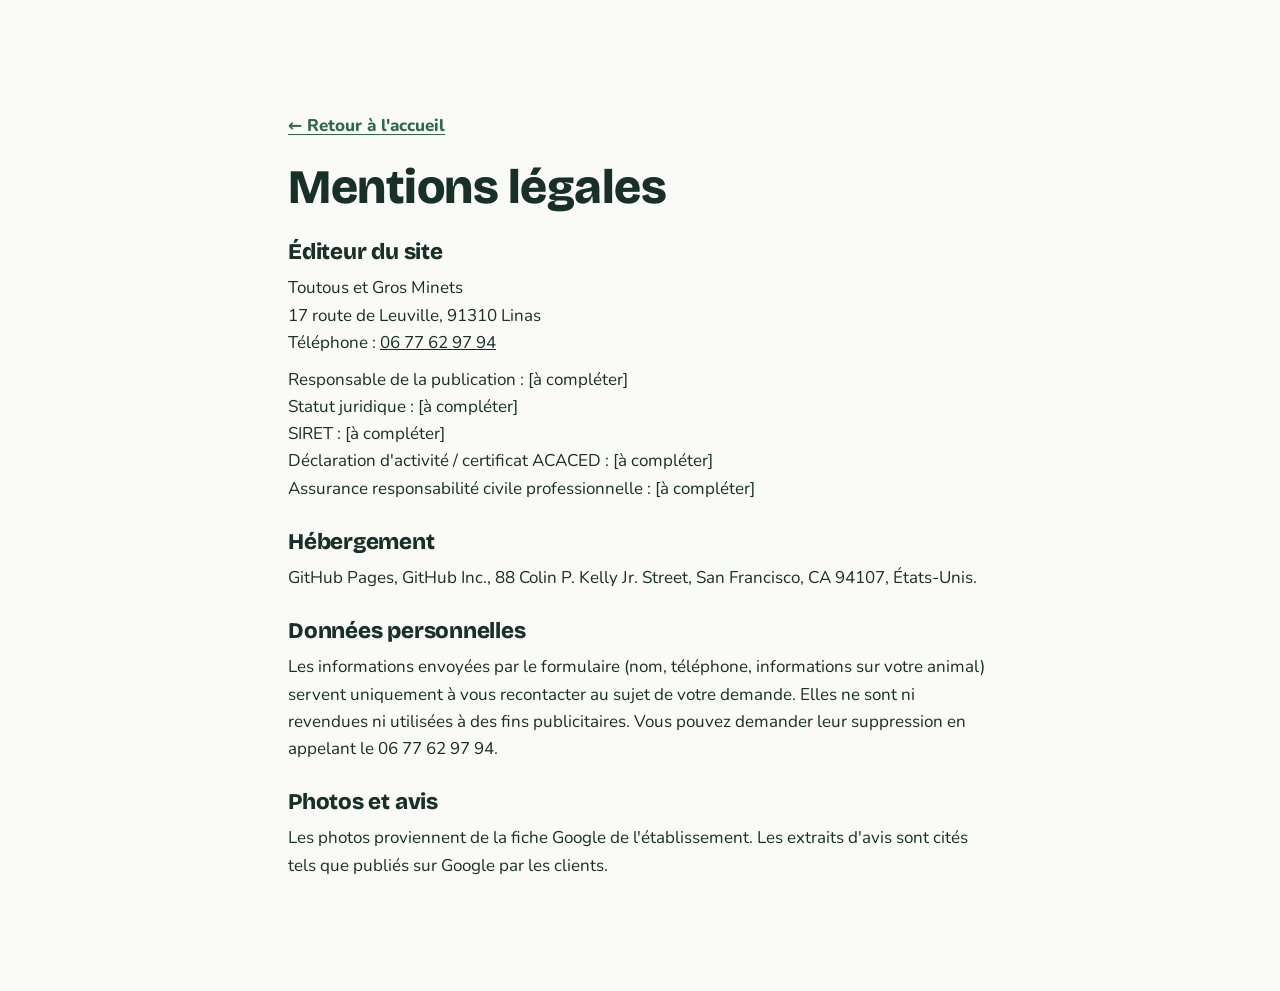
<file: mentions-legales.html>
<!doctype html>
<html lang="fr">
<head>
<meta charset="UTF-8">
<meta name="viewport" content="width=device-width, initial-scale=1">
<title>Mentions légales | Toutous et Gros Minets, Linas</title>
<meta name="robots" content="noindex">
<link rel="icon" href="favicon.svg" type="image/svg+xml">
<link href="https://fonts.googleapis.com/css2?family=Bricolage+Grotesque:opsz,wght@12..96,800&family=Nunito:wght@400;700;800&display=swap" rel="stylesheet">
<link rel="stylesheet" href="styles.css">
</head>
<body>
<main class="section"><div class="wrap" style="max-width:760px">
<p><a class="link" href="index.html">← Retour à l'accueil</a></p>
<h1 style="font-size:clamp(2rem,5vw,3rem);margin:24px 0">Mentions légales</h1>
<h2 style="font-size:1.4rem;margin:28px 0 10px">Éditeur du site</h2>
<p>Toutous et Gros Minets<br>17 route de Leuville, 91310 Linas<br>Téléphone : <a href="tel:+33677629794">06 77 62 97 94</a></p>
<p style="margin-top:10px">Responsable de la publication : [à compléter]<br>Statut juridique : [à compléter]<br>SIRET : [à compléter]<br>Déclaration d'activité / certificat ACACED : [à compléter]<br>Assurance responsabilité civile professionnelle : [à compléter]</p>
<h2 style="font-size:1.4rem;margin:28px 0 10px">Hébergement</h2>
<p>GitHub Pages, GitHub Inc., 88 Colin P. Kelly Jr. Street, San Francisco, CA 94107, États-Unis.</p>
<h2 style="font-size:1.4rem;margin:28px 0 10px">Données personnelles</h2>
<p>Les informations envoyées par le formulaire (nom, téléphone, informations sur votre animal) servent uniquement à vous recontacter au sujet de votre demande. Elles ne sont ni revendues ni utilisées à des fins publicitaires. Vous pouvez demander leur suppression en appelant le 06 77 62 97 94.</p>
<h2 style="font-size:1.4rem;margin:28px 0 10px">Photos et avis</h2>
<p>Les photos proviennent de la fiche Google de l'établissement. Les extraits d'avis sont cités tels que publiés sur Google par les clients.</p>
</div></main>
</body>
</html>
</file>
<file: styles.css>
/* Toutous et Gros Minets — styles */
:root{
  --ink:#17302A;
  --ink-2:#45584F;
  --prairie:#2D6A4A;
  --prairie-d:#22553A;
  --balle:#DDEE5C;
  --balle-d:#C9DD3F;
  --langue:#F39AAA;
  --langue-l:#FCE1E6;
  --ciel:#E5F0F7;
  --paper:#FAFBF6;
  --white:#fff;
  --line:2px solid var(--ink);
  --sh:4px 4px 0 var(--ink);
  --sh-lg:6px 6px 0 var(--ink);
  --r:22px;
  --r-sm:14px;
  --f-d:"Bricolage Grotesque",system-ui,sans-serif;
  --f-b:"Nunito",system-ui,sans-serif;
  --sec:clamp(64px,9vw,112px);
  --ease:cubic-bezier(.2,.8,.2,1);
}
*,*::before,*::after{box-sizing:border-box}
html{scroll-behavior:smooth;-webkit-text-size-adjust:100%}
body{margin:0;background:var(--paper);color:var(--ink);font:400 1.0625rem/1.6 var(--f-b);overflow-x:hidden}
img{display:block;max-width:100%;height:auto}
a{color:inherit}
h1,h2,h3{font-family:var(--f-d);line-height:1.08;margin:0;letter-spacing:-.01em}
h2{font-size:clamp(2rem,4.6vw,3.1rem);font-weight:800}
h3{font-size:1.3rem;font-weight:700}
p{margin:0}
.wrap{width:100%;max-width:1180px;margin:0 auto;padding:0 16px}
@media (min-width:768px){.wrap{padding:0 28px}}
.ico{width:1.15em;height:1.15em;flex:none;fill:none;stroke:currentColor;stroke-width:2;stroke-linecap:round;stroke-linejoin:round}
.skip{position:absolute;left:-999px;top:8px;z-index:100;background:var(--balle);padding:10px 16px;border:var(--line);border-radius:10px;font-weight:800}
.skip:focus{left:8px}
:focus-visible{outline:3px solid var(--prairie);outline-offset:3px;border-radius:6px}

/* Buttons */
.btn{display:inline-flex;align-items:center;justify-content:center;gap:.55em;min-height:52px;padding:.8em 1.35em;border:var(--line);border-radius:999px;font:800 1rem/1.2 var(--f-b);text-decoration:none;cursor:pointer;box-shadow:var(--sh);transition:transform .18s var(--ease),box-shadow .18s var(--ease),background .18s;touch-action:manipulation}
.btn:hover{transform:translate(-2px,-2px);box-shadow:var(--sh-lg)}
.btn:active{transform:translate(2px,2px);box-shadow:1px 1px 0 var(--ink)}
.btn--green{background:var(--prairie);color:var(--white)}
.btn--green:hover{background:var(--prairie-d)}
.btn--ball{background:var(--balle);color:var(--ink)}
.btn--ball:hover{background:var(--balle-d)}
.btn--ghost{background:var(--white);color:var(--ink)}
.btn--sm{min-height:44px;padding:.55em 1em;font-size:.95rem;box-shadow:3px 3px 0 var(--ink)}
.btn--full{width:100%}

/* Header */
.top{position:sticky;top:0;z-index:50;background:rgba(250,251,246,.94);backdrop-filter:saturate(1.4) blur(8px);border-bottom:2px solid transparent;transition:border-color .2s}
.top.is-scrolled{border-bottom-color:var(--ink)}
.top__in{display:flex;align-items:center;gap:16px;height:72px}
.logo{display:flex;align-items:center;gap:10px;text-decoration:none;margin-right:auto}
.logo__mark{width:46px;height:46px;flex:none;transition:transform .3s var(--ease)}
.logo:hover .logo__mark{transform:rotate(-10deg)}
.logo__txt{font:800 1.12rem/1 var(--f-d);letter-spacing:-.01em}
.logo__txt em{font-style:normal;color:var(--prairie)}
.nav{display:none;gap:4px}
.nav a{padding:10px 12px;border-radius:999px;text-decoration:none;font-weight:700;font-size:.98rem}
.nav a:hover{background:var(--ciel)}
.top__call span{display:none}
@media (min-width:480px){.top__call span{display:inline}}
@media (min-width:1000px){.nav{display:flex}}

/* Hero */
.hero{padding:28px 0 0;position:relative}
.hero__grid{display:grid;gap:44px;align-items:center}
@media (min-width:960px){.hero__grid{grid-template-columns:1.02fr 1fr;gap:56px}.hero{padding-top:56px}}
.rating{display:inline-flex;align-items:center;gap:8px;padding:8px 14px 8px 10px;background:var(--white);border:var(--line);border-radius:999px;box-shadow:3px 3px 0 var(--ink);text-decoration:none;font-size:.98rem;margin-bottom:22px}
.rating:hover{background:var(--ciel)}
.rating__stars{display:flex;gap:1px}
.rating__stars svg{width:17px;height:17px;fill:#F2B705;stroke:var(--ink);stroke-width:1.4}
.rating strong{font:800 1.05rem/1 var(--f-d)}
h1{font-size:clamp(2.6rem,7vw,4.6rem);font-weight:800;line-height:1.02}
.kicker{display:block;font:800 .95rem/1.3 var(--f-b);letter-spacing:.02em;color:var(--prairie);margin-bottom:14px}
.hl{position:relative;white-space:nowrap;z-index:0}
.hl::after{content:"";position:absolute;left:-4%;right:-4%;bottom:.06em;height:.42em;background:var(--balle);border-radius:8px;z-index:-1;transform:rotate(-1.5deg)}
.lead{font-size:clamp(1.1rem,1.6vw,1.25rem);color:var(--ink-2);max-width:34em;margin-top:22px}
.hero__cta{display:flex;flex-wrap:wrap;gap:14px;margin-top:30px}
.hero__note{display:flex;align-items:center;gap:8px;margin-top:20px;font-weight:700;font-size:.95rem;color:var(--ink-2)}

.hero__visual{position:relative;padding:0 6% 8% 0}
.polaroid{margin:0;background:var(--white);border:var(--line);border-radius:var(--r);padding:10px 10px 0;box-shadow:var(--sh-lg)}
.polaroid img{border-radius:14px;border:2px solid var(--ink);width:100%;object-fit:cover}
.polaroid figcaption{font-weight:700;font-size:.92rem;padding:10px 6px 12px;color:var(--ink-2)}
.polaroid--hero{transform:rotate(1.6deg)}
.polaroid--hero img{aspect-ratio:4/3}
.polaroid--hero figcaption{padding-right:32%}
.polaroid--mini{position:absolute;width:30%;right:0;bottom:0;padding:7px 7px 18px;transform:rotate(-7deg);box-shadow:var(--sh)}
.polaroid--mini img{aspect-ratio:1;border-radius:10px}
.stamp{position:absolute;top:-18px;left:-10px;width:112px;height:112px;display:grid;place-content:center;text-align:center;background:var(--langue);border:var(--line);border-radius:50%;box-shadow:var(--sh);transform:rotate(-12deg);font-weight:800;font-size:.72rem;line-height:1.15;text-transform:uppercase;letter-spacing:.04em}
.stamp strong{font:800 1.05rem/1.05 var(--f-d);text-transform:none;letter-spacing:0;margin:3px 0}
.stamp::before{content:"";position:absolute;inset:7px;border:2px dashed var(--ink);border-radius:50%}
.ball{position:absolute;width:64px;right:1%;top:-30px;animation:bounce 2.6s var(--ease) infinite}
@keyframes bounce{0%,100%{transform:translateY(0) rotate(0)}50%{transform:translateY(-14px) rotate(40deg)}}
@media (max-width:480px){.stamp{width:92px;height:92px;font-size:.62rem;left:-2px}.stamp strong{font-size:.9rem}.ball{width:48px}}

.trust{list-style:none;margin:56px auto 0;display:grid;grid-template-columns:1fr 1fr;gap:12px}
@media (min-width:900px){.trust{grid-template-columns:repeat(4,1fr);gap:16px}}
.trust li{display:flex;align-items:center;gap:12px;padding:14px 16px;background:var(--white);border:var(--line);border-radius:var(--r-sm);font-size:.95rem;line-height:1.3}
.trust .ico{width:28px;height:28px;padding:5px;box-sizing:content-box;background:var(--balle);border:2px solid var(--ink);border-radius:10px}
.trust strong{display:block;font-weight:800}
@media (max-width:599px){.trust li{flex-direction:column;align-items:flex-start;gap:10px;padding:14px}}

/* Sections */
.section{padding:var(--sec) 0;position:relative}
.section--sky{background:var(--ciel);border-block:var(--line)}
.section--ink{background:var(--ink);color:var(--white)}
.section--green{background:var(--prairie);color:var(--white);border-top:var(--line)}
.sec-head{max-width:680px;margin-bottom:44px}
.sec-head>p:not(.eyebrow),.sec-head>div:first-child>p:not(.eyebrow){color:var(--ink-2);font-size:1.1rem;margin-top:16px;max-width:60ch}
.sec-head--row{display:grid;gap:32px;max-width:none;align-items:end}
@media (min-width:900px){.sec-head--row{grid-template-columns:1.4fr 1fr}}
.eyebrow{display:inline-block;font-weight:800;font-size:.85rem;letter-spacing:.08em;text-transform:uppercase;padding:6px 12px;border:var(--line);border-radius:999px;background:var(--white);margin-bottom:16px}
.eyebrow--ball{background:var(--balle);color:var(--ink)}

/* Cards */
.cards{display:grid;gap:18px}
@media (min-width:700px){.cards{grid-template-columns:1fr 1fr}}
@media (min-width:1024px){.cards{grid-template-columns:1.25fr 1fr 1fr;grid-template-rows:auto auto}.card--big{grid-row:span 2}}
.card{background:var(--white);border:var(--line);border-radius:var(--r);padding:26px;box-shadow:var(--sh);transition:transform .2s var(--ease),box-shadow .2s var(--ease)}
.card:hover{transform:translate(-2px,-2px);box-shadow:var(--sh-lg)}
.card h3{margin-bottom:10px}
.card p{color:var(--ink-2)}
.card__ico{display:grid;place-items:center;width:54px;height:54px;border:var(--line);border-radius:16px;background:var(--balle);margin-bottom:18px}
.card__ico svg{width:28px;height:28px;fill:none;stroke:var(--ink);stroke-width:2;stroke-linecap:round;stroke-linejoin:round}
.card--cat .card__ico{background:var(--langue)}
.card--big{padding:0;overflow:hidden;display:flex;flex-direction:column}
.card__img img{aspect-ratio:16/11;object-fit:cover;width:100%;border-bottom:var(--line)}
@media (min-width:1024px){.card__img img{aspect-ratio:4/3.4}}
.card__body{padding:24px 26px 28px}
.chip{display:inline-flex;align-items:center;gap:6px;font-weight:800;font-size:.85rem;padding:5px 11px;border:var(--line);border-radius:999px;background:var(--ciel);margin-bottom:14px}
.ticks{list-style:none;padding:0;margin:16px 0 0;display:grid;gap:8px;font-weight:700}
.ticks li{display:flex;gap:10px;align-items:flex-start}
.ticks svg{width:22px;height:22px;flex:none;padding:3px;background:var(--prairie);border-radius:50%;fill:none;stroke:var(--white);stroke-width:3;stroke-linecap:round;stroke-linejoin:round;margin-top:1px}

.extra{display:grid;gap:16px;margin-top:24px}
@media (min-width:800px){.extra{grid-template-columns:1fr 1fr}}
.extra__item{display:flex;gap:14px;align-items:flex-start;padding:18px 20px;border:2px dashed var(--ink);border-radius:var(--r-sm);color:var(--ink-2)}
.extra__item strong{color:var(--ink)}
.extra__item .ico{width:28px;height:28px;color:var(--prairie);margin-top:2px}

/* Path */
.path{list-style:none;padding:0;margin:0;display:grid;gap:18px;counter-reset:s;position:relative}
@media (min-width:900px){.path{grid-template-columns:repeat(4,1fr);gap:22px}
  .path::before{content:"";position:absolute;top:30px;left:8%;right:8%;border-top:3px dashed var(--ink);z-index:0}}
.path__step{position:relative;z-index:1;background:var(--white);border:var(--line);border-radius:var(--r);padding:24px 22px;box-shadow:var(--sh)}
.path__n{display:grid;place-items:center;width:58px;height:58px;margin:-6px 0 14px;background:var(--balle);border:var(--line);border-radius:50% 50% 46% 46%;font:800 1.5rem/1 var(--f-d);position:relative}
.path__n::before,.path__n::after{content:"";position:absolute;top:-12px;width:14px;height:16px;background:var(--balle);border:var(--line);border-radius:50%}
.path__n::before{left:4px;transform:rotate(-18deg)}
.path__n::after{right:4px;transform:rotate(18deg)}
.path__step:last-child .path__n,.path__step:last-child .path__n::before,.path__step:last-child .path__n::after{background:var(--langue)}
.path__step h3{margin-bottom:8px}
.path__step p{color:var(--ink-2);font-size:1rem}

.quote{margin:40px 0 0;padding:26px 28px;background:var(--white);border:var(--line);border-left:10px solid var(--prairie);border-radius:var(--r);max-width:820px}
.quote p{font:600 clamp(1.1rem,1.8vw,1.3rem)/1.5 var(--f-b)}
.quote footer{margin-top:12px;font-weight:800;font-size:.92rem;color:var(--prairie)}
.quote--small{margin-top:28px}

/* Diary */
.diary{background:var(--white);border:var(--line);border-radius:28px;box-shadow:var(--sh-lg);padding:14px;overflow:hidden}
@media (min-width:768px){.diary{padding:22px}}
.diary__tabs{display:flex;gap:8px;overflow-x:auto;padding:4px 4px 14px;scrollbar-width:none}
.diary__tabs::-webkit-scrollbar{display:none}
.diary__tabs button{display:inline-flex;align-items:center;gap:8px;flex:none;min-height:48px;padding:10px 18px;border:var(--line);border-radius:999px;background:var(--paper);color:var(--ink);font:800 1rem/1 var(--f-b);cursor:pointer;transition:background .18s,transform .18s var(--ease)}
.diary__tabs button:hover{background:var(--ciel)}
.diary__tabs button[aria-selected="true"]{background:var(--prairie);color:var(--white);box-shadow:3px 3px 0 var(--ink)}
.diary__panel{display:grid;gap:24px;align-items:center;padding:8px 4px 8px;animation:fadeup .35s var(--ease)}
.diary__panel[hidden]{display:none}
@media (min-width:768px){.diary__panel{grid-template-columns:minmax(0,.9fr) 1.1fr;gap:44px;padding:12px 18px 18px 8px}}
@keyframes fadeup{from{opacity:0;transform:translateY(10px)}to{opacity:1;transform:none}}
.diary__panel .polaroid{padding:8px;transform:rotate(-1.5deg);box-shadow:var(--sh)}
.diary__panel .polaroid img{aspect-ratio:4/3;max-height:440px}
@media (min-width:768px){.diary__panel .polaroid img{aspect-ratio:4/4.2}}
.diary__tag{font-weight:800;color:var(--prairie);text-transform:uppercase;letter-spacing:.08em;font-size:.85rem;margin-bottom:10px}
.diary__txt h3{font-size:clamp(1.6rem,3vw,2.2rem);margin-bottom:14px}
.diary__txt p:last-child{color:var(--ink-2);font-size:1.1rem;max-width:44ch}

/* Quiz */
.quiz{display:grid;gap:36px;align-items:start}
@media (min-width:960px){.quiz{grid-template-columns:.8fr 1.2fr;gap:56px}}
.quiz__head h2{color:var(--white)}
.quiz__head p:not(.eyebrow){margin-top:16px;color:#D3DFD8;font-size:1.1rem}
.quiz__card{background:var(--paper);color:var(--ink);border:var(--line);border-radius:var(--r);padding:24px;box-shadow:6px 6px 0 var(--balle)}
@media (min-width:768px){.quiz__card{padding:32px}}
.quiz__card fieldset{border:0;padding:0;margin:0 0 22px}
.quiz__card legend{font:700 1.2rem/1.2 var(--f-d);margin-bottom:12px;padding:0}
.opts{display:flex;flex-wrap:wrap;gap:10px}
.opts label{position:relative;cursor:pointer}
.opts input{position:absolute;opacity:0;width:1px;height:1px}
.opts span{display:inline-flex;align-items:center;min-height:48px;padding:10px 18px;border:var(--line);border-radius:999px;background:var(--white);font-weight:800;transition:background .15s,transform .15s var(--ease),box-shadow .15s}
.opts label:hover span{background:var(--ciel)}
.opts input:checked+span{background:var(--balle);box-shadow:3px 3px 0 var(--ink);transform:translate(-1px,-1px)}
.opts input:focus-visible+span{outline:3px solid var(--prairie);outline-offset:3px}
.quiz__result{margin-top:6px;padding:22px;border:var(--line);border-radius:var(--r-sm);background:var(--white);animation:fadeup .35s var(--ease)}
.quiz__label{font-weight:800;text-transform:uppercase;letter-spacing:.08em;font-size:.8rem;color:var(--prairie)}
.quiz__result h3{font-size:1.5rem;margin:6px 0 8px}
.quiz__result p:not(.quiz__label){color:var(--ink-2);margin-bottom:18px}

/* Reviews */
.score{background:var(--white);border:var(--line);border-radius:var(--r);padding:22px 24px;box-shadow:var(--sh)}
.score__big{font:800 3.4rem/1 var(--f-d)}
.score__big small{font-size:1.3rem;color:var(--ink-2)}
.score__bars{display:grid;gap:5px;margin:14px 0 14px}
.score__bars div{display:grid;grid-template-columns:2.2em 1fr 1.8em;align-items:center;gap:10px;font-weight:700;font-size:.9rem}
.score__bars i{display:block;height:10px;border:2px solid var(--ink);border-radius:99px;background:linear-gradient(90deg,var(--prairie) var(--w),var(--paper) var(--w))}
.score__bars b{text-align:right}
.link{font-weight:800;color:var(--prairie);text-underline-offset:3px}

.marquee{display:grid;gap:18px;overflow:hidden;padding:10px 0 14px;-webkit-mask:linear-gradient(90deg,transparent,#000 6%,#000 94%,transparent);mask:linear-gradient(90deg,transparent,#000 6%,#000 94%,transparent)}
.marquee__row{overflow:hidden}
.marquee__track{display:flex;gap:18px;width:max-content;padding:4px 8px 10px;animation:scroll var(--dur,70s) linear infinite}
.marquee__row--rev .marquee__track{animation-direction:reverse}
.marquee:hover .marquee__track,.marquee:focus-within .marquee__track{animation-play-state:paused}
@keyframes scroll{to{transform:translateX(-50%)}}
.postcard{position:relative;width:min(330px,80vw);flex:none;background:var(--white);border:var(--line);border-radius:18px;padding:22px 22px 18px;box-shadow:var(--sh);background-image:repeating-linear-gradient(transparent 0 31px,#E8ECE6 31px 33px);background-position:0 54px}
.postcard p{font-size:1rem;line-height:33px;padding-right:76px;min-height:132px}
.postcard footer{margin-top:8px;font-weight:800;color:var(--prairie)}
.postcard__stamp{position:absolute;top:14px;right:14px;width:72px;min-height:78px;display:grid;place-items:center;text-align:center;padding:8px 6px;font:800 .72rem/1.1 var(--f-d);overflow-wrap:anywhere;background:var(--balle);border:2px solid var(--ink);outline:2px dashed var(--ink);outline-offset:-7px;transform:rotate(5deg)}
.postcard--pink .postcard__stamp{background:var(--langue)}
.postcard--sky .postcard__stamp{background:var(--ciel)}

/* Maison */
.maison{display:grid;gap:44px;align-items:center}
@media (min-width:960px){.maison{grid-template-columns:1fr 1.05fr;gap:60px}}
.maison__txt p:not(.eyebrow){color:var(--ink-2);font-size:1.1rem;margin-top:16px;max-width:60ch}
.maison__txt h2{font-size:clamp(1.9rem,4vw,2.7rem)}
.bento{display:grid;grid-template-columns:1fr 1fr;gap:14px}
.bento figure{margin:0;position:relative;border:var(--line);border-radius:var(--r);overflow:hidden;box-shadow:var(--sh);background:var(--white)}
.bento img{width:100%;height:100%;object-fit:cover;aspect-ratio:3/4}
.bento{padding-bottom:34px}
.bento__a{transform:rotate(-1.2deg)}
.bento__b{transform:translateY(34px) rotate(1.4deg)}
.bento__c{transform:rotate(1deg)}
.bento__d{transform:translateY(34px) rotate(-1.6deg)}
.bento figcaption{position:absolute;left:10px;bottom:10px;padding:5px 11px;background:var(--white);border:2px solid var(--ink);border-radius:999px;font-weight:800;font-size:.85rem}

/* FAQ */
.faq{max-width:880px}
.acc{display:grid;gap:12px}
.acc details{background:var(--white);border:var(--line);border-radius:var(--r-sm);transition:box-shadow .2s var(--ease)}
.acc details[open]{box-shadow:var(--sh)}
.acc summary{display:flex;justify-content:space-between;align-items:center;gap:16px;min-height:60px;padding:16px 20px;font:700 1.12rem/1.3 var(--f-d);cursor:pointer;list-style:none}
.acc summary::-webkit-details-marker{display:none}
.acc summary svg{width:34px;height:34px;flex:none;padding:6px;background:var(--balle);border:2px solid var(--ink);border-radius:50%;fill:none;stroke:var(--ink);stroke-width:2.5;stroke-linecap:round;transition:transform .25s var(--ease)}
.acc details[open] summary svg{transform:rotate(45deg)}
.acc details>div{padding:0 20px 20px;color:var(--ink-2);max-width:68ch}
.acc a{color:var(--prairie);font-weight:800}

/* Contact */
.contact{display:grid;gap:40px;align-items:start}
@media (min-width:960px){.contact{grid-template-columns:1fr 1fr;gap:60px}}
.contact__info h2{color:var(--white)}
.contact__info>p:not(.eyebrow){margin-top:16px;color:#E1ECE5;font-size:1.1rem;max-width:44ch}
.bigphone{display:inline-flex;align-items:center;gap:14px;margin-top:28px;padding:14px 22px 14px 16px;background:var(--balle);color:var(--ink);border:var(--line);border-radius:20px;box-shadow:var(--sh);text-decoration:none;font:800 clamp(1.5rem,3.4vw,2rem)/1 var(--f-d);transition:transform .18s var(--ease),box-shadow .18s var(--ease)}
.bigphone:hover{transform:translate(-2px,-2px);box-shadow:var(--sh-lg)}
.bigphone .ico{width:40px;height:40px;padding:8px;box-sizing:border-box;background:var(--white);border:2px solid var(--ink);border-radius:12px}
.bigphone small{display:block;font:800 .8rem/1.2 var(--f-b);text-transform:uppercase;letter-spacing:.06em;margin-bottom:4px}
.addr{display:flex;gap:10px;margin-top:26px;font-weight:700}
.addr .ico{margin-top:3px}
.addr a{color:var(--balle);text-underline-offset:3px}
.zone{margin-top:28px}
.zone h3{font-size:1.05rem;margin-bottom:12px;color:var(--white)}
.zone ul{list-style:none;padding:0;margin:0;display:flex;flex-wrap:wrap;gap:8px}
.zone li{padding:5px 12px;border:2px solid rgba(255,255,255,.55);border-radius:999px;font-weight:700;font-size:.9rem}

.form-card{background:var(--paper);color:var(--ink);border:var(--line);border-radius:var(--r);padding:24px;box-shadow:6px 6px 0 var(--ink)}
@media (min-width:768px){.form-card{padding:32px}}
.form-card h3{font-size:1.6rem}
.form-card__sub{color:var(--ink-2);margin:8px 0 20px;font-size:.95rem}
.field{margin-bottom:16px}
.field label{display:block;font-weight:800;margin-bottom:6px}
.field input,.field select,.field textarea{width:100%;min-height:50px;padding:12px 14px;border:var(--line);border-radius:12px;background:var(--white);color:var(--ink);font:400 1rem/1.4 var(--f-b);transition:box-shadow .15s}
.field textarea{resize:vertical;min-height:110px}
.field select{appearance:none;background-image:url("data:image/svg+xml,%3Csvg xmlns='http://www.w3.org/2000/svg' viewBox='0 0 24 24' fill='none' stroke='%2317302A' stroke-width='2.5' stroke-linecap='round' stroke-linejoin='round'%3E%3Cpath d='m6 9 6 6 6-6'/%3E%3C/svg%3E");background-repeat:no-repeat;background-position:right 14px center;background-size:20px;padding-right:44px}
.field input:focus,.field select:focus,.field textarea:focus{outline:none;box-shadow:4px 4px 0 var(--prairie)}
.field ::placeholder{color:#5C6C64}
.field [aria-invalid="true"]{border-color:#B42318;box-shadow:4px 4px 0 #B42318}
.err{color:#B42318;font-weight:700;font-size:.9rem;margin-top:6px}
.form-card__legal{font-size:.85rem;color:var(--ink-2);margin-top:12px;text-align:center}
.btn[aria-busy="true"]{opacity:.7;pointer-events:none}
.sent{text-align:center;padding:20px 4px}
.sent:focus{outline:none}
.sent__ico{width:64px;height:64px;padding:14px;fill:var(--langue);stroke:var(--ink);stroke-width:2;background:var(--langue-l);border:var(--line);border-radius:50%;margin:0 auto 14px}
.sent h3{font-size:1.8rem;margin-bottom:10px}
.sent p{color:var(--ink-2);margin-bottom:12px}

/* Footer */
.foot{background:var(--ink);color:#D3DFD8;padding:44px 0 48px;font-size:.95rem}
.foot__in{display:grid;gap:24px}
@media (min-width:768px){.foot__in{grid-template-columns:1.5fr 1fr 1fr}}
.foot__name{font:800 1.3rem/1 var(--f-d);color:var(--white);margin-bottom:8px}
.foot a{color:var(--balle);font-weight:800;text-underline-offset:3px}
.foot p+p{margin-top:6px}

/* Sticky call bar (mobile) */
.callbar{position:fixed;left:0;right:0;bottom:0;z-index:60;display:flex;align-items:center;justify-content:center;gap:10px;min-height:60px;padding:10px 16px calc(10px + env(safe-area-inset-bottom));background:var(--balle);color:var(--ink);border-top:var(--line);font:800 1.08rem/1 var(--f-b);text-decoration:none}
@media (max-width:767px){body{padding-bottom:calc(60px + env(safe-area-inset-bottom))}}
@media (min-width:768px){.callbar{display:none}}

/* Reveal */
.js .reveal{opacity:0;translate:0 18px;transition:opacity .6s var(--ease),translate .6s var(--ease),transform .2s var(--ease),box-shadow .2s var(--ease)}
.js .reveal.is-in{opacity:1;translate:none}

@media (prefers-reduced-motion:reduce){
  html{scroll-behavior:auto}
  *,*::before,*::after{animation-duration:.01ms!important;animation-iteration-count:1!important;transition-duration:.01ms!important}
  .marquee{-webkit-mask:none;mask:none}
  .marquee__row{overflow-x:auto;scroll-snap-type:x mandatory}
  .marquee__track{animation:none;padding-inline:16px}
  .postcard{scroll-snap-align:start}
  .js .reveal{opacity:1;translate:none}
}
</file>
